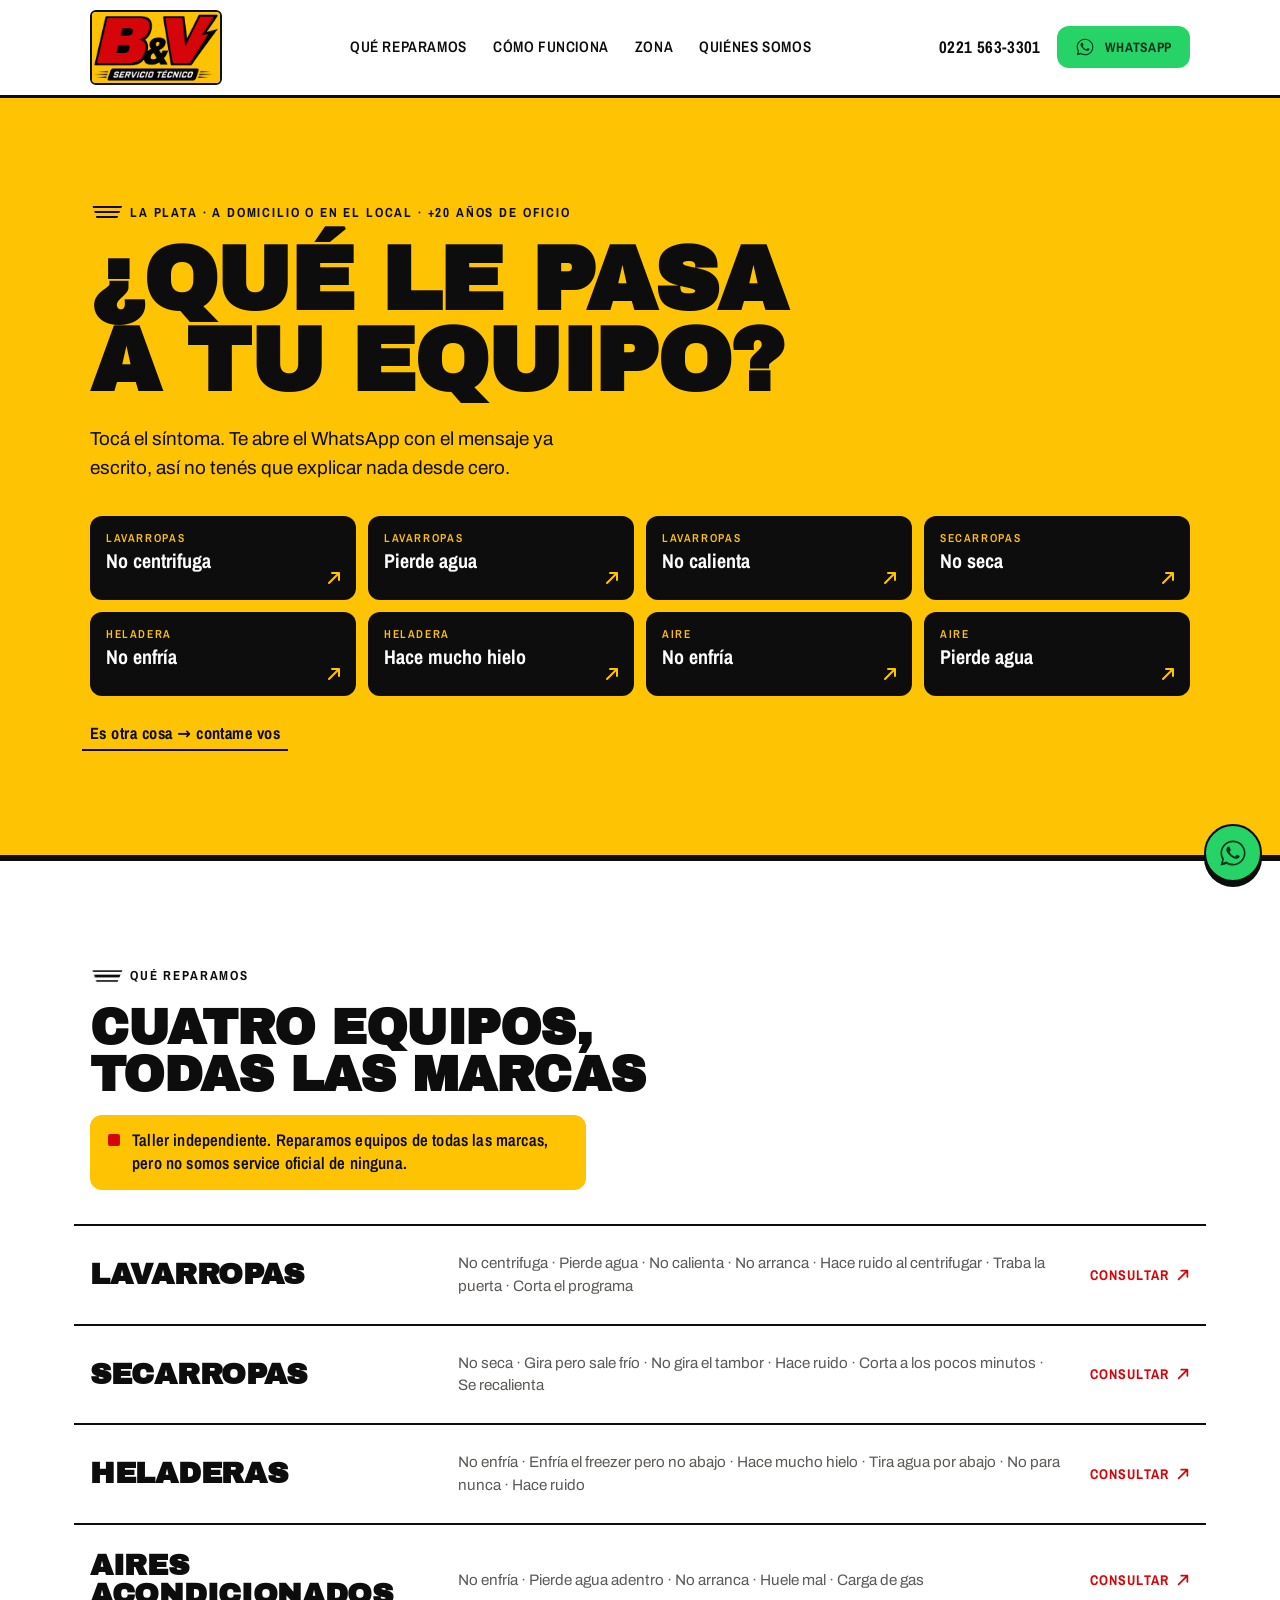
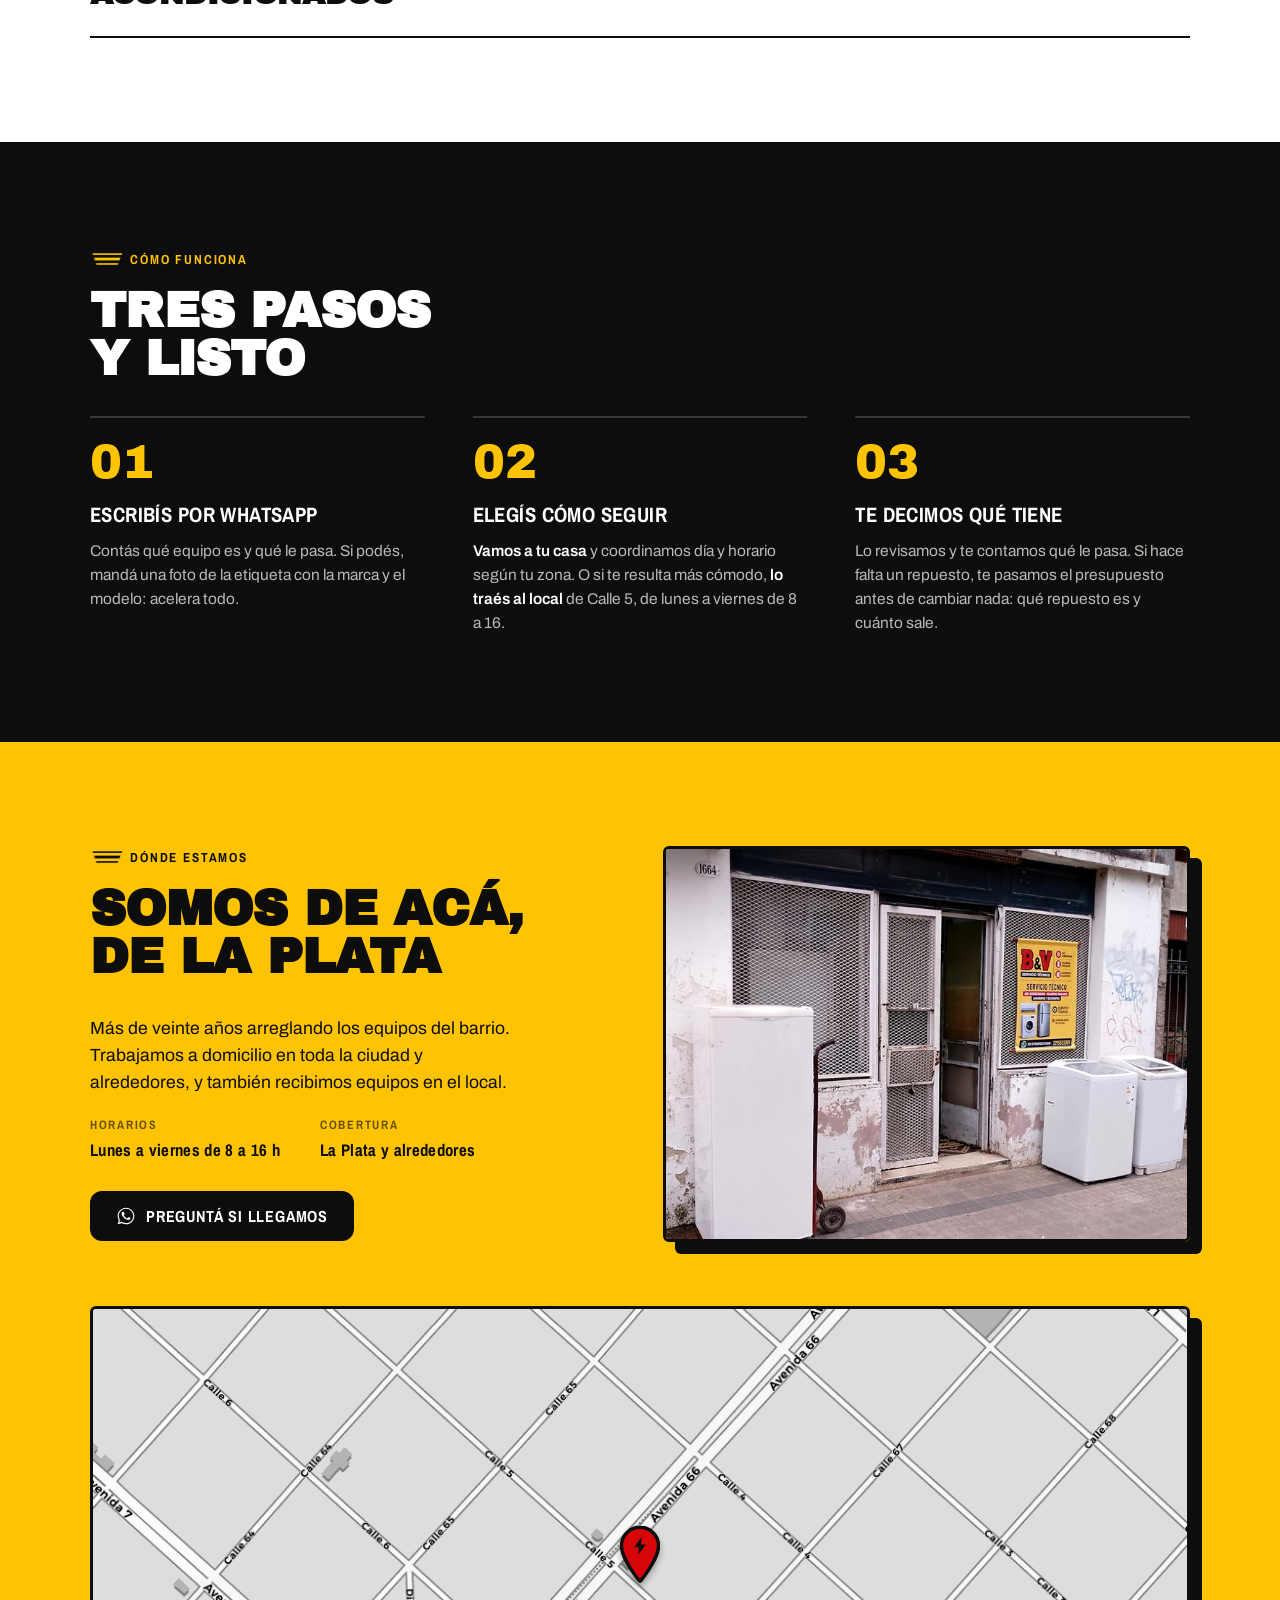
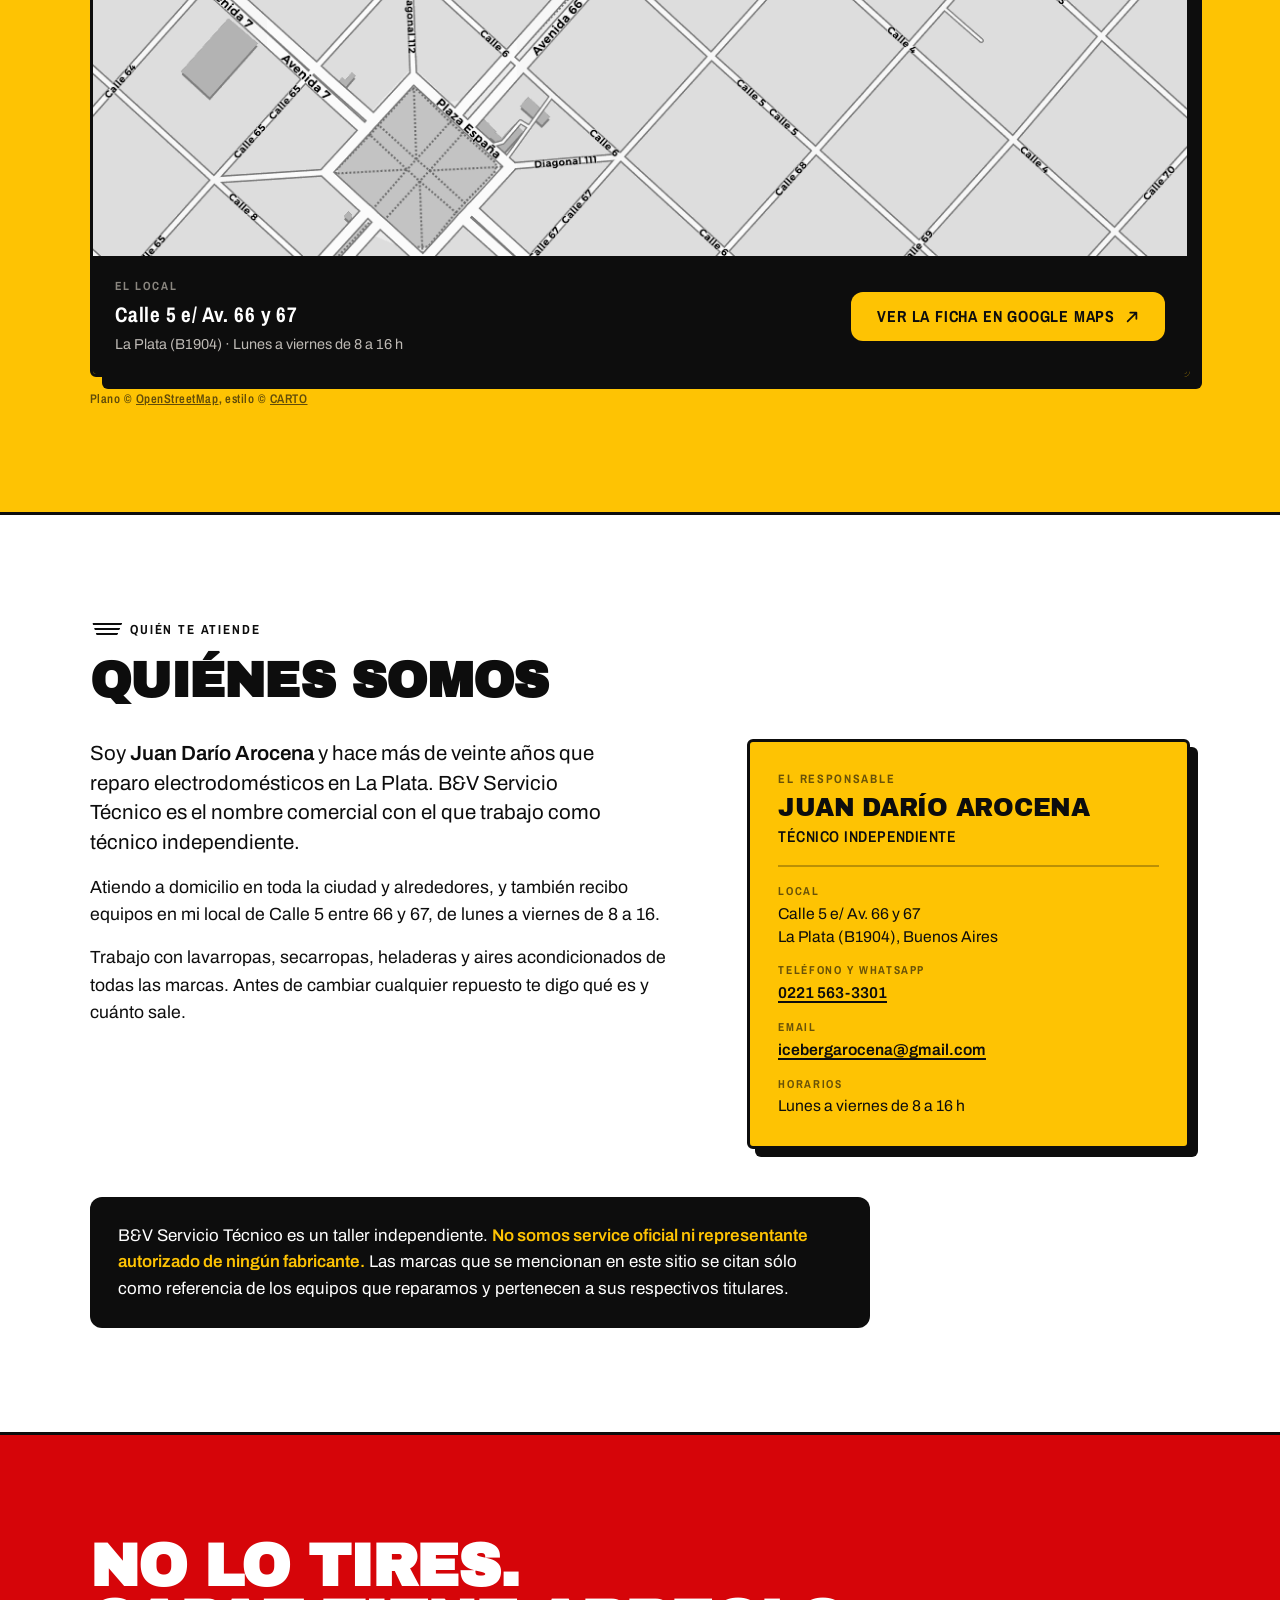
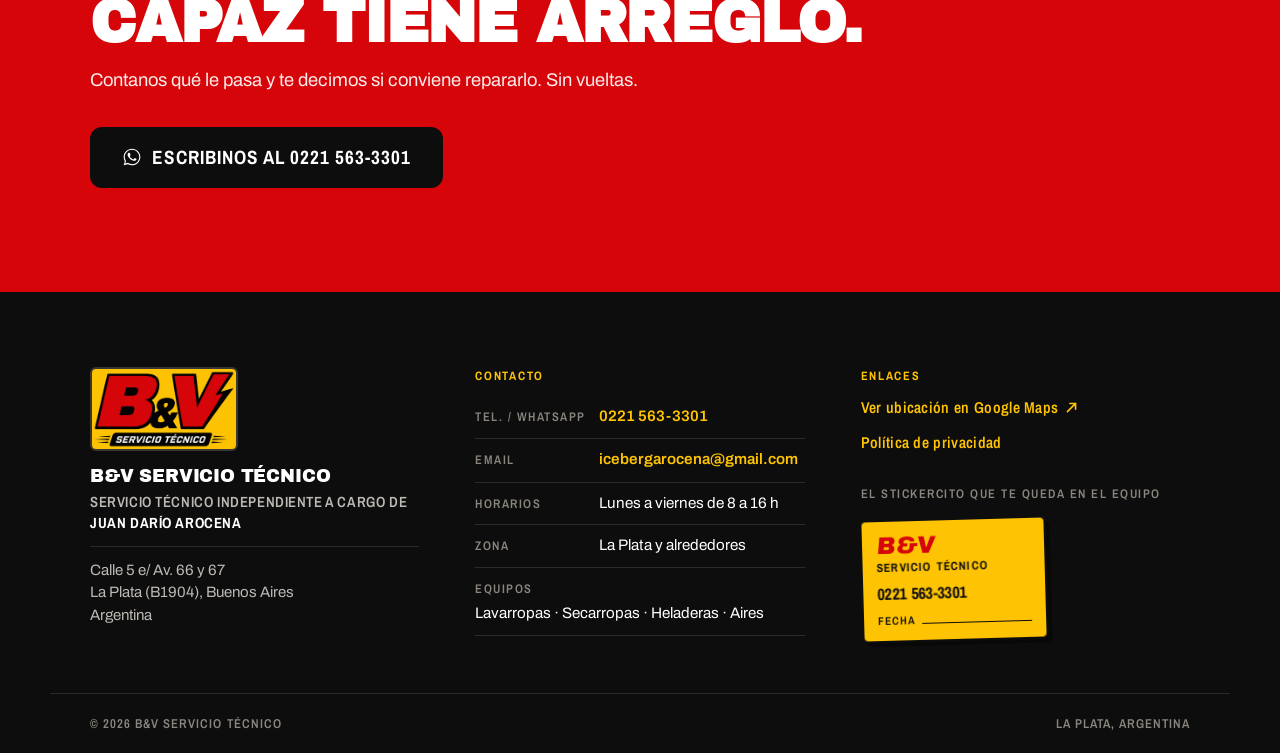
<file: index.html>
<!DOCTYPE html>
<html lang="es-AR">
<head>
<meta charset="UTF-8">
<meta name="viewport" content="width=device-width, initial-scale=1">
<title>B&amp;V Servicio Técnico | Reparación de electrodomésticos en La Plata</title>
<meta name="description" content="Reparación de lavarropas, secarropas, heladeras y aires acondicionados en La Plata. Taller independiente a cargo de Juan Darío Arocena, más de 20 años de oficio. A domicilio o en el local de Calle 5 e/ Av. 66 y 67. Tel. 0221 563-3301.">
<meta name="author" content="Juan Darío Arocena">
<meta name="robots" content="index, follow">
<meta name="theme-color" content="#FEC303">
<link rel="canonical" href="https://byvservicios.com.ar/">

<link rel="icon" type="image/png" sizes="32x32" href="assets/favicon-32.png">
<link rel="apple-touch-icon" href="assets/favicon-180.png">

<!-- Open Graph: la tarjeta que se ve al compartir el link -->
<meta property="og:type" content="website">
<meta property="og:site_name" content="B&amp;V Servicio Técnico">
<meta property="og:locale" content="es_AR">
<meta property="og:url" content="https://byvservicios.com.ar/">
<meta property="og:title" content="B&amp;V Servicio Técnico | Reparación de electrodomésticos en La Plata">
<meta property="og:description" content="Taller independiente a cargo de Juan Darío Arocena. Lavarropas, secarropas, heladeras y aires acondicionados. A domicilio o en el local de Calle 5 e/ Av. 66 y 67, La Plata.">
<meta property="og:image" content="https://byvservicios.com.ar/assets/og.png">
<meta property="og:image:width" content="1200">
<meta property="og:image:height" content="630">
<meta property="og:image:alt" content="B&amp;V Servicio Técnico — reparación de electrodomésticos en La Plata.">
<meta name="twitter:card" content="summary_large_image">

<!-- Tipografías alojadas en este mismo sitio, no en Google Fonts: así ningún
     tercero recibe la IP del visitante. Ver assets/fonts/LICENCIA.txt -->
<link rel="preload" href="assets/fonts/archivo-400-latin.woff2" as="font" type="font/woff2" crossorigin>
<link rel="preload" href="assets/fonts/archivo-black-400-latin.woff2" as="font" type="font/woff2" crossorigin>
<link rel="preload" href="assets/fonts/archivo-narrow-700-latin.woff2" as="font" type="font/woff2" crossorigin>
<link rel="stylesheet" href="css/fuentes.css">
<link rel="stylesheet" href="css/style.css">

<!-- Datos estructurados. El "sameAs" apunta a la ficha verificada del
     perfil de empresa: es lo que conecta este sitio con un negocio real.
     Sin identificadores fiscales ni números de documento, a propósito. -->
<script type="application/ld+json">
{
  "@context": "https://schema.org",
  "@type": "LocalBusiness",
  "@id": "https://byvservicios.com.ar/#negocio",
  "name": "B&V Servicio Técnico",
  "alternateName": "ByV Servicio Técnico",
  "description": "Servicio de reparación de electrodomésticos en La Plata, Buenos Aires. Reparación de lavarropas, secarropas, heladeras y aires acondicionados. Taller independiente a cargo de Juan Darío Arocena, con más de 20 años de oficio. Atención a domicilio en La Plata y alrededores, o recepción de equipos en el local.",
  "url": "https://byvservicios.com.ar/",
  "image": "https://byvservicios.com.ar/assets/og.png",
  "logo": "https://byvservicios.com.ar/assets/logo-bv.png",
  "telephone": "+542215633301",
  "email": "icebergarocena@gmail.com",
  "founder": {
    "@type": "Person",
    "name": "Juan Darío Arocena"
  },
  "address": {
    "@type": "PostalAddress",
    "streetAddress": "C. 5 entre 66 y 67",
    "addressLocality": "La Plata",
    "postalCode": "B1904",
    "addressRegion": "Buenos Aires",
    "addressCountry": "AR"
  },
  "geo": {
    "@type": "GeoCoordinates",
    "latitude": -34.9242872,
    "longitude": -57.9323069
  },
  "hasMap": "https://maps.app.goo.gl/Et3jeVTCn7kxMdse9",
  "sameAs": [
    "https://maps.app.goo.gl/Et3jeVTCn7kxMdse9",
    "https://maps.google.com/?cid=10268076191761806403"
  ],
  "openingHoursSpecification": [
    {
      "@type": "OpeningHoursSpecification",
      "dayOfWeek": ["Monday", "Tuesday", "Wednesday", "Thursday", "Friday"],
      "opens": "08:00",
      "closes": "16:00"
    },
    {
      "@type": "OpeningHoursSpecification",
      "dayOfWeek": ["Saturday", "Sunday"],
      "opens": "00:00",
      "closes": "00:00"
    }
  ],
  "areaServed": {
    "@type": "Place",
    "name": "La Plata y alrededores"
  },
  "hasOfferCatalog": {
    "@type": "OfferCatalog",
    "name": "Servicios de reparación",
    "itemListElement": [
      {
        "@type": "Offer",
        "itemOffered": {
          "@type": "Service",
          "name": "Reparación de lavarropas",
          "serviceType": "Reparación de lavarropas",
          "areaServed": { "@type": "Place", "name": "La Plata y alrededores" }
        }
      },
      {
        "@type": "Offer",
        "itemOffered": {
          "@type": "Service",
          "name": "Reparación de secarropas",
          "serviceType": "Reparación de secarropas",
          "areaServed": { "@type": "Place", "name": "La Plata y alrededores" }
        }
      },
      {
        "@type": "Offer",
        "itemOffered": {
          "@type": "Service",
          "name": "Reparación de heladeras",
          "serviceType": "Reparación de heladeras",
          "areaServed": { "@type": "Place", "name": "La Plata y alrededores" }
        }
      },
      {
        "@type": "Offer",
        "itemOffered": {
          "@type": "Service",
          "name": "Reparación de aires acondicionados",
          "serviceType": "Reparación de aires acondicionados",
          "areaServed": { "@type": "Place", "name": "La Plata y alrededores" }
        }
      }
    ]
  },
  "knowsLanguage": "es-AR"
}
</script>
</head>
<body>

<a href="#contenido" class="skip-link">Saltar al contenido</a>

<header class="site-header">
  <div class="shell header-inner">
    <a href="#top" class="marca" aria-label="B&amp;V Servicio Técnico — inicio">
      <img src="assets/logo-bv.png" width="660" height="366" alt="B&amp;V Servicio Técnico">
    </a>

    <nav class="header-nav" aria-label="Secciones">
      <a href="#reparamos">Qué reparamos</a>
      <a href="#como">Cómo funciona</a>
      <a href="#zona">Zona</a>
      <a href="#quienes">Quiénes somos</a>
    </nav>

    <div class="header-acciones">
      <a href="tel:+542215633301" class="header-tel">0221&nbsp;563-3301</a>
      <a href="https://wa.me/5492215633301?text=Hola%21%20Necesito%20un%20servicio%20t%C3%A9cnico%20en%20La%20Plata." class="btn btn-wsp btn-sm" target="_blank" rel="noopener">
        <svg class="ico-wsp" viewBox="0 0 24 24" fill="currentColor" aria-hidden="true"><path d="M12 2C6.5 2 2 6.5 2 12c0 1.8.5 3.6 1.4 5.1L2 22l5.1-1.3c1.4.8 3.1 1.2 4.9 1.2 5.5 0 10-4.5 10-10S17.5 2 12 2zm0 18.3c-1.6 0-3.2-.4-4.6-1.2l-.3-.2-3.1.8.8-3-.2-.3C3.8 14.9 3.3 13.5 3.3 12c0-4.8 3.9-8.7 8.7-8.7s8.7 3.9 8.7 8.7-3.9 8.7-8.7 8.7z"/><path d="M17.5 14.4c-.3-.1-1.7-.9-2-.9-.3-.1-.5-.1-.7.1-.2.3-.8.9-.9 1.1-.2.2-.3.2-.6.1-.3-.1-1.2-.5-2.3-1.5-.9-.8-1.4-1.7-1.6-2-.2-.3 0-.5.1-.6.1-.1.3-.3.4-.5.1-.2.2-.3.3-.5.1-.2 0-.4 0-.5C10.1 9 9.6 7.8 9.4 7.3c-.2-.5-.4-.4-.6-.4h-.5c-.2 0-.5.1-.7.3-.2.3-.9.9-.9 2.1s.9 2.5 1.1 2.7c.1.2 1.8 2.8 4.4 3.9.6.3 1.1.4 1.5.5.6.2 1.2.2 1.6.1.5-.1 1.7-.7 1.9-1.3.2-.6.2-1.1.2-1.2-.1-.1-.3-.2-.6-.3z"/></svg>
        <span translate="no">WhatsApp</span>
      </a>
    </div>
  </div>
</header>

<a href="https://wa.me/5492215633301?text=Hola%21%20Necesito%20un%20servicio%20t%C3%A9cnico%20en%20La%20Plata." class="wsp-flotante" target="_blank" rel="noopener" aria-label="Escribinos por WhatsApp">
  <svg viewBox="0 0 24 24" fill="currentColor" aria-hidden="true"><path d="M12 2C6.5 2 2 6.5 2 12c0 1.8.5 3.6 1.4 5.1L2 22l5.1-1.3c1.4.8 3.1 1.2 4.9 1.2 5.5 0 10-4.5 10-10S17.5 2 12 2zm0 18.3c-1.6 0-3.2-.4-4.6-1.2l-.3-.2-3.1.8.8-3-.2-.3C3.8 14.9 3.3 13.5 3.3 12c0-4.8 3.9-8.7 8.7-8.7s8.7 3.9 8.7 8.7-3.9 8.7-8.7 8.7z"/><path d="M17.5 14.4c-.3-.1-1.7-.9-2-.9-.3-.1-.5-.1-.7.1-.2.3-.8.9-.9 1.1-.2.2-.3.2-.6.1-.3-.1-1.2-.5-2.3-1.5-.9-.8-1.4-1.7-1.6-2-.2-.3 0-.5.1-.6.1-.1.3-.3.4-.5.1-.2.2-.3.3-.5.1-.2 0-.4 0-.5C10.1 9 9.6 7.8 9.4 7.3c-.2-.5-.4-.4-.6-.4h-.5c-.2 0-.5.1-.7.3-.2.3-.9.9-.9 2.1s.9 2.5 1.1 2.7c.1.2 1.8 2.8 4.4 3.9.6.3 1.1.4 1.5.5.6.2 1.2.2 1.6.1.5-.1 1.7-.7 1.9-1.3.2-.6.2-1.1.2-1.2-.1-.1-.3-.2-.6-.3z"/></svg>
</a>

<main id="contenido">

  <!-- ============ HERO: el selector de síntomas ============ -->
  <section class="banda banda-amarilla hero" id="top">
    <div class="shell">
      <p class="rotulo rotulo-hero">
        <span class="lineas" aria-hidden="true"></span>
        La Plata · A domicilio o en el local · +20 años de oficio
      </p>

      <h1 class="titular-hero">¿Qué le pasa<br>a tu equipo?</h1>

      <p class="bajada-hero">Tocá el síntoma. Te abre el WhatsApp con el mensaje ya escrito, así no tenés que explicar nada desde cero.</p>

      <ul class="sintomas">
        <li>
          <a href="https://wa.me/5492215633301?text=Hola%21%20Te%20escribo%20por%20el%20lavarropas%3A%20no%20centrifuga." target="_blank" rel="noopener">
            <span class="sintoma-equipo">Lavarropas</span>
            <span class="sintoma-falla">No centrifuga</span>
            <svg class="sintoma-flecha" viewBox="0 0 16 16" fill="none" aria-hidden="true"><path d="M3 13 13 3M6 3h7v7" stroke="currentColor" stroke-width="2" stroke-linecap="round" stroke-linejoin="round"/></svg>
          </a>
        </li>
        <li>
          <a href="https://wa.me/5492215633301?text=Hola%21%20Te%20escribo%20por%20el%20lavarropas%3A%20pierde%20agua." target="_blank" rel="noopener">
            <span class="sintoma-equipo">Lavarropas</span>
            <span class="sintoma-falla">Pierde agua</span>
            <svg class="sintoma-flecha" viewBox="0 0 16 16" fill="none" aria-hidden="true"><path d="M3 13 13 3M6 3h7v7" stroke="currentColor" stroke-width="2" stroke-linecap="round" stroke-linejoin="round"/></svg>
          </a>
        </li>
        <li>
          <a href="https://wa.me/5492215633301?text=Hola%21%20Te%20escribo%20por%20el%20lavarropas%3A%20no%20calienta%20el%20agua." target="_blank" rel="noopener">
            <span class="sintoma-equipo">Lavarropas</span>
            <span class="sintoma-falla">No calienta</span>
            <svg class="sintoma-flecha" viewBox="0 0 16 16" fill="none" aria-hidden="true"><path d="M3 13 13 3M6 3h7v7" stroke="currentColor" stroke-width="2" stroke-linecap="round" stroke-linejoin="round"/></svg>
          </a>
        </li>
        <li>
          <a href="https://wa.me/5492215633301?text=Hola%21%20Te%20escribo%20por%20el%20secarropas%3A%20no%20seca." target="_blank" rel="noopener">
            <span class="sintoma-equipo">Secarropas</span>
            <span class="sintoma-falla">No seca</span>
            <svg class="sintoma-flecha" viewBox="0 0 16 16" fill="none" aria-hidden="true"><path d="M3 13 13 3M6 3h7v7" stroke="currentColor" stroke-width="2" stroke-linecap="round" stroke-linejoin="round"/></svg>
          </a>
        </li>
        <li>
          <a href="https://wa.me/5492215633301?text=Hola%21%20Te%20escribo%20por%20la%20heladera%3A%20no%20enfr%C3%ADa." target="_blank" rel="noopener">
            <span class="sintoma-equipo">Heladera</span>
            <span class="sintoma-falla">No enfría</span>
            <svg class="sintoma-flecha" viewBox="0 0 16 16" fill="none" aria-hidden="true"><path d="M3 13 13 3M6 3h7v7" stroke="currentColor" stroke-width="2" stroke-linecap="round" stroke-linejoin="round"/></svg>
          </a>
        </li>
        <li>
          <a href="https://wa.me/5492215633301?text=Hola%21%20Te%20escribo%20por%20la%20heladera%3A%20hace%20mucho%20hielo." target="_blank" rel="noopener">
            <span class="sintoma-equipo">Heladera</span>
            <span class="sintoma-falla">Hace mucho hielo</span>
            <svg class="sintoma-flecha" viewBox="0 0 16 16" fill="none" aria-hidden="true"><path d="M3 13 13 3M6 3h7v7" stroke="currentColor" stroke-width="2" stroke-linecap="round" stroke-linejoin="round"/></svg>
          </a>
        </li>
        <li>
          <a href="https://wa.me/5492215633301?text=Hola%21%20Te%20escribo%20por%20el%20aire%20acondicionado%3A%20no%20enfr%C3%ADa." target="_blank" rel="noopener">
            <span class="sintoma-equipo">Aire</span>
            <span class="sintoma-falla">No enfría</span>
            <svg class="sintoma-flecha" viewBox="0 0 16 16" fill="none" aria-hidden="true"><path d="M3 13 13 3M6 3h7v7" stroke="currentColor" stroke-width="2" stroke-linecap="round" stroke-linejoin="round"/></svg>
          </a>
        </li>
        <li>
          <a href="https://wa.me/5492215633301?text=Hola%21%20Te%20escribo%20por%20el%20aire%20acondicionado%3A%20pierde%20agua." target="_blank" rel="noopener">
            <span class="sintoma-equipo">Aire</span>
            <span class="sintoma-falla">Pierde agua</span>
            <svg class="sintoma-flecha" viewBox="0 0 16 16" fill="none" aria-hidden="true"><path d="M3 13 13 3M6 3h7v7" stroke="currentColor" stroke-width="2" stroke-linecap="round" stroke-linejoin="round"/></svg>
          </a>
        </li>
      </ul>

      <p class="sintomas-otro">
        <a href="https://wa.me/5492215633301?text=Hola%21%20Tengo%20un%20problema%20con%20un%20electrodom%C3%A9stico%20y%20quiero%20consultar." target="_blank" rel="noopener">Es otra cosa → contame vos</a>
      </p>
    </div>
  </section>

  <!-- ============ QUÉ REPARAMOS ============ -->
  <section class="banda banda-blanca" id="reparamos">
    <div class="shell">
      <p class="rotulo"><span class="lineas" aria-hidden="true"></span> Qué reparamos</p>
      <h2 class="titular-seccion titular-con-nota">Cuatro equipos,<br>todas las marcas</h2>

      <p class="nota-independiente">
        <span class="nota-marca" aria-hidden="true"></span>
        Taller independiente. Reparamos equipos de todas las marcas, pero no somos service oficial de ninguna.
      </p>

      <div class="equipos">
        <a class="equipo" href="https://wa.me/5492215633301?text=Hola%21%20Te%20escribo%20por%20el%20lavarropas." target="_blank" rel="noopener">
          <h3>Lavarropas</h3>
          <p class="equipo-fallas">No centrifuga · Pierde agua · No calienta · No arranca · Hace ruido al centrifugar · Traba la puerta · Corta el programa</p>
          <span class="equipo-cta">Consultar <svg viewBox="0 0 16 16" fill="none" aria-hidden="true"><path d="M3 13 13 3M6 3h7v7" stroke="currentColor" stroke-width="2" stroke-linecap="round" stroke-linejoin="round"/></svg></span>
        </a>

        <a class="equipo" href="https://wa.me/5492215633301?text=Hola%21%20Te%20escribo%20por%20el%20secarropas." target="_blank" rel="noopener">
          <h3>Secarropas</h3>
          <p class="equipo-fallas">No seca · Gira pero sale frío · No gira el tambor · Hace ruido · Corta a los pocos minutos · Se recalienta</p>
          <span class="equipo-cta">Consultar <svg viewBox="0 0 16 16" fill="none" aria-hidden="true"><path d="M3 13 13 3M6 3h7v7" stroke="currentColor" stroke-width="2" stroke-linecap="round" stroke-linejoin="round"/></svg></span>
        </a>

        <a class="equipo" href="https://wa.me/5492215633301?text=Hola%21%20Te%20escribo%20por%20la%20heladera." target="_blank" rel="noopener">
          <h3>Heladeras</h3>
          <p class="equipo-fallas">No enfría · Enfría el freezer pero no abajo · Hace mucho hielo · Tira agua por abajo · No para nunca · Hace ruido</p>
          <span class="equipo-cta">Consultar <svg viewBox="0 0 16 16" fill="none" aria-hidden="true"><path d="M3 13 13 3M6 3h7v7" stroke="currentColor" stroke-width="2" stroke-linecap="round" stroke-linejoin="round"/></svg></span>
        </a>

        <a class="equipo" href="https://wa.me/5492215633301?text=Hola%21%20Te%20escribo%20por%20el%20aire%20acondicionado." target="_blank" rel="noopener">
          <h3>Aires acondicionados</h3>
          <p class="equipo-fallas">No enfría · Pierde agua adentro · No arranca · Huele mal · Carga de gas</p>
          <span class="equipo-cta">Consultar <svg viewBox="0 0 16 16" fill="none" aria-hidden="true"><path d="M3 13 13 3M6 3h7v7" stroke="currentColor" stroke-width="2" stroke-linecap="round" stroke-linejoin="round"/></svg></span>
        </a>
      </div>
    </div>
  </section>

  <!-- ============ CÓMO FUNCIONA (secuencia real → va numerada) ============ -->
  <section class="banda banda-negra" id="como">
    <div class="shell">
      <p class="rotulo rotulo-claro"><span class="lineas" aria-hidden="true"></span> Cómo funciona</p>
      <h2 class="titular-seccion titular-claro">Tres pasos<br>y listo</h2>

      <ol class="pasos">
        <li>
          <span class="paso-n" aria-hidden="true">01</span>
          <h3>Escribís por WhatsApp</h3>
          <p>Contás qué equipo es y qué le pasa. Si podés, mandá una foto de la etiqueta con la marca y el modelo: acelera todo.</p>
        </li>
        <li>
          <span class="paso-n" aria-hidden="true">02</span>
          <h3>Elegís cómo seguir</h3>
          <p><strong>Vamos a tu casa</strong> y coordinamos día y horario según tu zona. O si te resulta más cómodo, <strong>lo traés al local</strong> de Calle 5, de lunes a viernes de 8 a 16.</p>
        </li>
        <li>
          <span class="paso-n" aria-hidden="true">03</span>
          <h3>Te decimos qué tiene</h3>
          <p>Lo revisamos y te contamos qué le pasa. Si hace falta un repuesto, te pasamos el presupuesto antes de cambiar nada: qué repuesto es y cuánto sale.</p>
        </li>
      </ol>
    </div>
  </section>

  <!-- ============ EL LOCAL + ZONA ============ -->
  <section class="banda banda-amarilla" id="zona">
    <div class="shell">
     <div class="zona-inner">
      <div class="zona-texto">
        <p class="rotulo"><span class="lineas" aria-hidden="true"></span> Dónde estamos</p>
        <h2 class="titular-seccion">Somos de acá,<br>de La Plata</h2>
        <p class="zona-bajada">Más de veinte años arreglando los equipos del barrio. Trabajamos a domicilio en toda la ciudad y alrededores, y también recibimos equipos en el local.</p>

        <dl class="zona-datos">
          <div>
            <dt>Horarios</dt>
            <dd>Lunes a viernes de 8 a 16&nbsp;h</dd>
          </div>
          <div>
            <dt>Cobertura</dt>
            <dd>La Plata y alrededores</dd>
          </div>
        </dl>

        <a href="https://wa.me/5492215633301?text=Hola%21%20Quer%C3%ADa%20saber%20si%20llegan%20a%20mi%20zona." class="btn btn-negro" target="_blank" rel="noopener">
          <svg class="ico-wsp" viewBox="0 0 24 24" fill="currentColor" aria-hidden="true"><path d="M12 2C6.5 2 2 6.5 2 12c0 1.8.5 3.6 1.4 5.1L2 22l5.1-1.3c1.4.8 3.1 1.2 4.9 1.2 5.5 0 10-4.5 10-10S17.5 2 12 2zm0 18.3c-1.6 0-3.2-.4-4.6-1.2l-.3-.2-3.1.8.8-3-.2-.3C3.8 14.9 3.3 13.5 3.3 12c0-4.8 3.9-8.7 8.7-8.7s8.7 3.9 8.7 8.7-3.9 8.7-8.7 8.7z"/><path d="M17.5 14.4c-.3-.1-1.7-.9-2-.9-.3-.1-.5-.1-.7.1-.2.3-.8.9-.9 1.1-.2.2-.3.2-.6.1-.3-.1-1.2-.5-2.3-1.5-.9-.8-1.4-1.7-1.6-2-.2-.3 0-.5.1-.6.1-.1.3-.3.4-.5.1-.2.2-.3.3-.5.1-.2 0-.4 0-.5C10.1 9 9.6 7.8 9.4 7.3c-.2-.5-.4-.4-.6-.4h-.5c-.2 0-.5.1-.7.3-.2.3-.9.9-.9 2.1s.9 2.5 1.1 2.7c.1.2 1.8 2.8 4.4 3.9.6.3 1.1.4 1.5.5.6.2 1.2.2 1.6.1.5-.1 1.7-.7 1.9-1.3.2-.6.2-1.1.2-1.2-.1-.1-.3-.2-.6-.3z"/></svg>
          Preguntá si llegamos
        </a>
      </div>

      <figure class="zona-foto">
        <img src="assets/local.jpg"
             srcset="assets/local-720.jpg 720w, assets/local.jpg 1400w"
             sizes="(max-width: 900px) 100vw, 560px"
             width="1400" height="1050" loading="lazy" decoding="async"
             alt="Frente del local de B&amp;V Servicio Técnico en La Plata: el cartel de la marca sobre la reja, el numeral 1664 sobre la puerta, y equipos en la vereda esperando reparación.">
      </figure>
     </div>

      <!-- Mapa estático: imagen generada localmente, cero pedidos a terceros -->
      <figure class="mapa">
        <div class="mapa-lienzo">
          <img src="assets/mapa.png"
               srcset="assets/mapa-560.png 560w, assets/mapa.png 1120w"
               sizes="(max-width: 900px) 100vw, 1100px"
               width="1120" height="560" loading="lazy" decoding="async"
               alt="Plano de la zona: el local está sobre Calle 5, entre Avenida 66 y Calle 67, La Plata.">

          <span class="mapa-pin" aria-hidden="true">
            <svg viewBox="0 0 28 40" fill="none">
              <path d="M14 1C6.8 1 1 6.8 1 14c0 9.5 13 25 13 25s13-15.5 13-25c0-7.2-5.8-13-13-13z"
                    fill="#D60509" stroke="#0D0D0D" stroke-width="2.4" stroke-linejoin="round"/>
              <!-- el rayo del logotipo, adentro del pin -->
              <path d="M13 2 4.5 13.5H10L9 22l8.5-11.5H12z"
                    transform="translate(7.07 6.44) scale(0.63)" fill="#0D0D0D"/>
            </svg>
          </span>
        </div>

        <figcaption class="mapa-ficha">
          <div class="mapa-dir">
            <span class="mapa-rot">El local</span>
            <strong>Calle 5 e/ Av.&nbsp;66 y 67</strong>
            <span class="mapa-detalle">La Plata (B1904) · Lunes a viernes de 8 a 16&nbsp;h</span>
          </div>
          <!-- CID de la ficha del perfil de empresa: abre la ficha real, con
               reseñas y horarios, no un pin suelto en las coordenadas -->
          <a class="btn btn-amarillo" href="https://maps.google.com/?cid=10268076191761806403" target="_blank" rel="noopener">
            Ver la ficha en Google Maps
            <svg viewBox="0 0 16 16" fill="none" aria-hidden="true"><path d="M3 13 13 3M6 3h7v7" stroke="currentColor" stroke-width="2" stroke-linecap="round" stroke-linejoin="round"/></svg>
          </a>
        </figcaption>
      </figure>

      <p class="mapa-credito">
        Plano © <a href="https://www.openstreetmap.org/copyright" target="_blank" rel="noopener">OpenStreetMap</a>,
        estilo © <a href="https://carto.com/attributions" target="_blank" rel="noopener">CARTO</a>
      </p>
    </div>
  </section>

  <!-- ============ QUIÉNES SOMOS ============ -->
  <section class="banda banda-blanca" id="quienes">
    <div class="shell">
      <p class="rotulo"><span class="lineas" aria-hidden="true"></span> Quién te atiende</p>
      <h2 class="titular-seccion">Quiénes somos</h2>

      <div class="quienes-inner">
        <div class="quienes-texto">
          <p class="quienes-primero">Soy <strong>Juan Darío Arocena</strong> y hace más de veinte años que reparo electrodomésticos en La Plata. B&amp;V Servicio Técnico es el nombre comercial con el que trabajo como técnico independiente.</p>

          <p>Atiendo a domicilio en toda la ciudad y alrededores, y también recibo equipos en mi local de Calle 5 entre 66 y 67, de lunes a viernes de 8 a 16.</p>

          <p>Trabajo con lavarropas, secarropas, heladeras y aires acondicionados de todas las marcas. Antes de cambiar cualquier repuesto te digo qué es y cuánto sale.</p>
        </div>

        <aside class="quienes-ficha">
          <p class="quienes-rot">El responsable</p>
          <p class="quienes-nombre">Juan Darío Arocena</p>
          <p class="quienes-cargo">Técnico independiente</p>

          <dl class="quienes-datos">
            <div>
              <dt>Local</dt>
              <dd>Calle 5 e/ Av.&nbsp;66 y 67<br>La Plata (B1904), Buenos Aires</dd>
            </div>
            <div>
              <dt>Teléfono y WhatsApp</dt>
              <dd><a href="tel:+542215633301">0221&nbsp;563-3301</a></dd>
            </div>
            <div>
              <dt>Email</dt>
              <dd><a href="mailto:icebergarocena@gmail.com">icebergarocena@gmail.com</a></dd>
            </div>
            <div>
              <dt>Horarios</dt>
              <dd>Lunes a viernes de 8 a 16&nbsp;h</dd>
            </div>
          </dl>
        </aside>
      </div>

      <!-- Requisito de la política de Google sobre marcas de terceros.
           Va visible y legible, no en letra chica. -->
      <p class="aviso-marcas">
        B&amp;V Servicio Técnico es un taller independiente. <strong>No somos service oficial ni representante autorizado de ningún fabricante.</strong> Las marcas que se mencionan en este sitio se citan sólo como referencia de los equipos que reparamos y pertenecen a sus respectivos titulares.
      </p>
    </div>
  </section>

  <!-- ============ CTA FINAL ============ -->
  <section class="banda banda-roja cta">
    <div class="shell">
      <h2 class="titular-cta">No lo tires.<br>Capaz tiene arreglo.</h2>
      <p class="cta-bajada">Contanos qué le pasa y te decimos si conviene repararlo. Sin vueltas.</p>
      <a href="https://wa.me/5492215633301?text=Hola%21%20Necesito%20un%20servicio%20t%C3%A9cnico%20en%20La%20Plata." class="btn btn-negro btn-lg" target="_blank" rel="noopener">
        <svg class="ico-wsp" viewBox="0 0 24 24" fill="currentColor" aria-hidden="true"><path d="M12 2C6.5 2 2 6.5 2 12c0 1.8.5 3.6 1.4 5.1L2 22l5.1-1.3c1.4.8 3.1 1.2 4.9 1.2 5.5 0 10-4.5 10-10S17.5 2 12 2zm0 18.3c-1.6 0-3.2-.4-4.6-1.2l-.3-.2-3.1.8.8-3-.2-.3C3.8 14.9 3.3 13.5 3.3 12c0-4.8 3.9-8.7 8.7-8.7s8.7 3.9 8.7 8.7-3.9 8.7-8.7 8.7z"/><path d="M17.5 14.4c-.3-.1-1.7-.9-2-.9-.3-.1-.5-.1-.7.1-.2.3-.8.9-.9 1.1-.2.2-.3.2-.6.1-.3-.1-1.2-.5-2.3-1.5-.9-.8-1.4-1.7-1.6-2-.2-.3 0-.5.1-.6.1-.1.3-.3.4-.5.1-.2.2-.3.3-.5.1-.2 0-.4 0-.5C10.1 9 9.6 7.8 9.4 7.3c-.2-.5-.4-.4-.6-.4h-.5c-.2 0-.5.1-.7.3-.2.3-.9.9-.9 2.1s.9 2.5 1.1 2.7c.1.2 1.8 2.8 4.4 3.9.6.3 1.1.4 1.5.5.6.2 1.2.2 1.6.1.5-.1 1.7-.7 1.9-1.3.2-.6.2-1.1.2-1.2-.1-.1-.3-.2-.6-.3z"/></svg>
        Escribinos al 0221&nbsp;563-3301
      </a>
    </div>
  </section>
</main>

<footer class="site-footer">
  <div class="shell footer-inner">
    <!-- Identificación del responsable: es lo que permite verificar que
         detrás del sitio hay una persona y un negocio reales. -->
    <div class="footer-marca">
      <img src="assets/logo-bv.png" width="660" height="366" loading="lazy" decoding="async" alt="B&amp;V Servicio Técnico">
      <p class="footer-razon">B&amp;V Servicio Técnico</p>
      <p class="footer-oficio">Servicio técnico independiente a cargo de<br><strong>Juan Darío Arocena</strong></p>
      <address class="footer-domicilio">
        Calle 5 e/ Av.&nbsp;66 y 67<br>
        La Plata (B1904), Buenos Aires<br>
        Argentina
      </address>
    </div>

    <div class="footer-datos">
      <p class="footer-rot">Contacto</p>
      <p class="footer-fila"><span>Tel. / WhatsApp</span> <a href="tel:+542215633301">0221&nbsp;563-3301</a></p>
      <p class="footer-fila"><span>Email</span> <a href="mailto:icebergarocena@gmail.com">icebergarocena@gmail.com</a></p>
      <p class="footer-fila"><span>Horarios</span> Lunes a viernes de 8 a 16&nbsp;h</p>
      <p class="footer-fila"><span>Zona</span> La Plata y alrededores</p>
      <p class="footer-fila"><span>Equipos</span> Lavarropas · Secarropas · Heladeras · Aires</p>
    </div>

    <div class="footer-enlaces">
      <p class="footer-rot">Enlaces</p>
      <ul class="footer-lista">
        <li>
          <a href="https://maps.app.goo.gl/Et3jeVTCn7kxMdse9" target="_blank" rel="noopener">
            Ver ubicación en Google Maps
            <svg viewBox="0 0 16 16" fill="none" aria-hidden="true"><path d="M3 13 13 3M6 3h7v7" stroke="currentColor" stroke-width="2" stroke-linecap="round" stroke-linejoin="round"/></svg>
          </a>
        </li>
        <li><a href="/privacidad/">Política de privacidad</a></li>
      </ul>

      <!-- El stickercito que queda pegado en el equipo reparado -->
      <p class="sticker-pie">El stickercito que te queda en el equipo</p>
      <div class="sticker" aria-hidden="true">
        <span class="sticker-marca" translate="no">B&amp;V</span>
        <span class="sticker-linea">Servicio Técnico</span>
        <span class="sticker-tel">0221 563-3301</span>
        <span class="sticker-fecha">Fecha <i></i></span>
      </div>
    </div>
  </div>

  <div class="shell footer-legal">
    <p>© <span id="anio">2026</span> B&amp;V Servicio Técnico</p>
    <p>La Plata, Argentina</p>
  </div>
</footer>

<script src="js/script.js"></script>
</body>
</html>
</file>
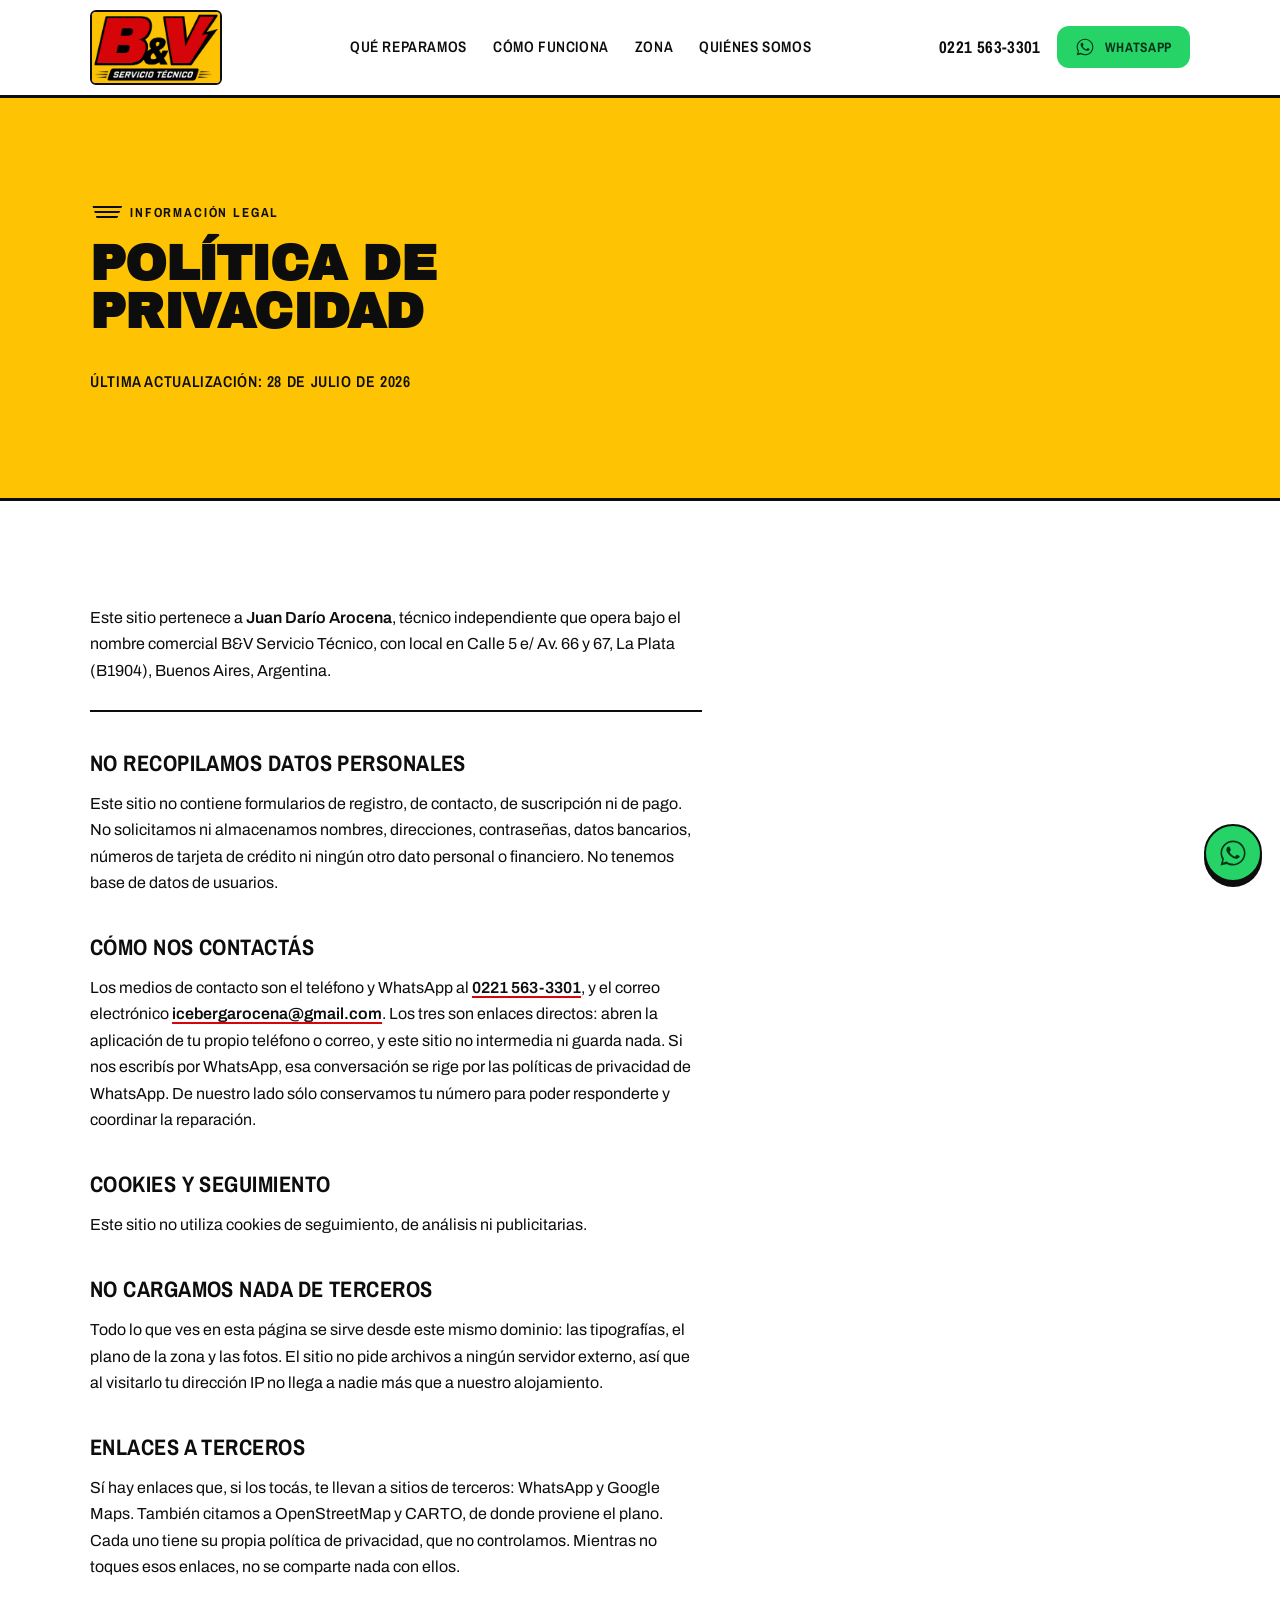
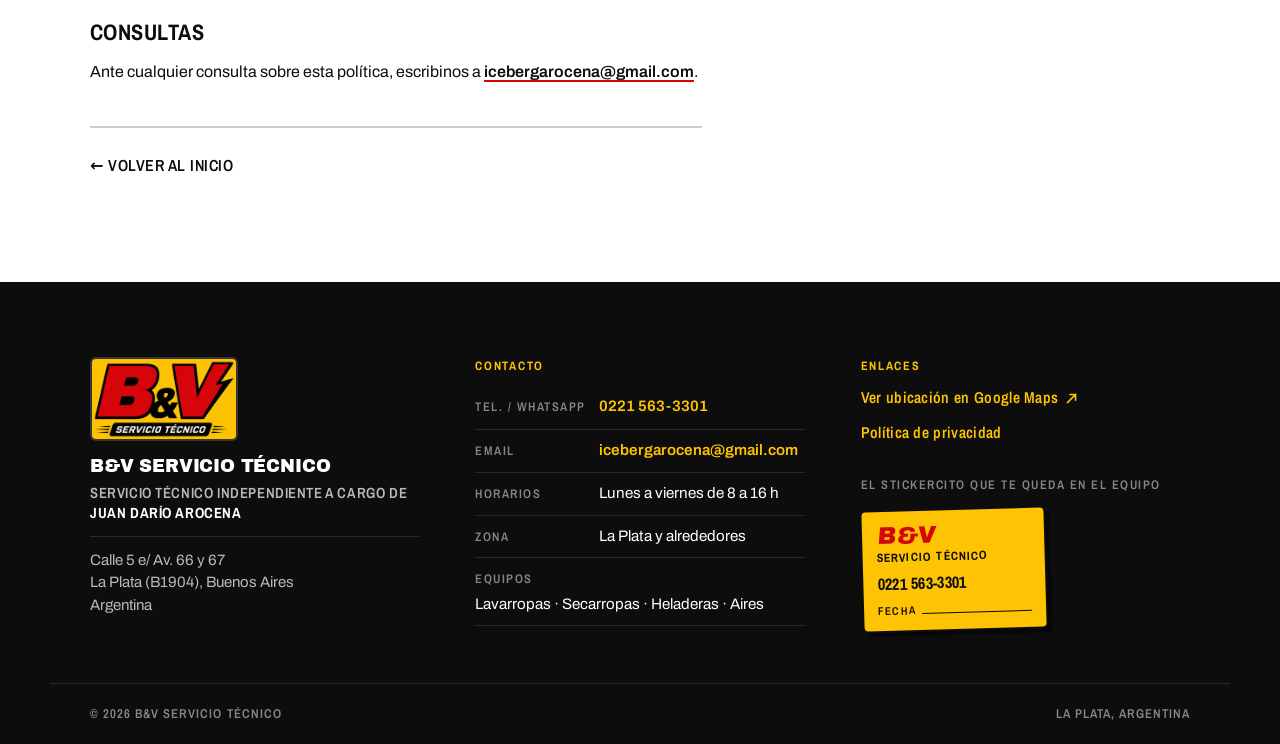
<file: privacidad/index.html>
<!DOCTYPE html>
<html lang="es-AR">
<head>
<meta charset="UTF-8">
<meta name="viewport" content="width=device-width, initial-scale=1">
<title>Política de privacidad | B&amp;V Servicio Técnico</title>
<meta name="description" content="Política de privacidad de B&amp;V Servicio Técnico, taller independiente de Juan Darío Arocena en La Plata. Este sitio no tiene formularios y no recopila datos personales.">
<meta name="author" content="Juan Darío Arocena">
<meta name="robots" content="index, follow">
<meta name="theme-color" content="#FEC303">
<link rel="canonical" href="https://byvservicios.com.ar/privacidad/">

<link rel="icon" type="image/png" sizes="32x32" href="/assets/favicon-32.png">
<link rel="apple-touch-icon" href="/assets/favicon-180.png">

<meta property="og:type" content="website">
<meta property="og:site_name" content="B&amp;V Servicio Técnico">
<meta property="og:locale" content="es_AR">
<meta property="og:url" content="https://byvservicios.com.ar/privacidad/">
<meta property="og:title" content="Política de privacidad | B&amp;V Servicio Técnico">
<meta property="og:description" content="Este sitio no tiene formularios y no recopila datos personales. Taller independiente de Juan Darío Arocena en La Plata.">
<meta property="og:image" content="https://byvservicios.com.ar/assets/og.png">
<meta property="og:image:width" content="1200">
<meta property="og:image:height" content="630">
<meta name="twitter:card" content="summary_large_image">

<!-- Tipografías alojadas en este mismo sitio, no en Google Fonts -->
<link rel="preload" href="/assets/fonts/archivo-400-latin.woff2" as="font" type="font/woff2" crossorigin>
<link rel="preload" href="/assets/fonts/archivo-black-400-latin.woff2" as="font" type="font/woff2" crossorigin>
<link rel="stylesheet" href="/css/fuentes.css">
<link rel="stylesheet" href="/css/style.css">
</head>
<body>

<a href="#contenido" class="skip-link">Saltar al contenido</a>

<header class="site-header">
  <div class="shell header-inner">
    <a href="/" class="marca" aria-label="B&amp;V Servicio Técnico — inicio">
      <img src="/assets/logo-bv.png" width="660" height="366" alt="B&amp;V Servicio Técnico">
    </a>

    <nav class="header-nav" aria-label="Secciones">
      <a href="/#reparamos">Qué reparamos</a>
      <a href="/#como">Cómo funciona</a>
      <a href="/#zona">Zona</a>
      <a href="/#quienes">Quiénes somos</a>
    </nav>

    <div class="header-acciones">
      <a href="tel:+542215633301" class="header-tel">0221&nbsp;563-3301</a>
      <a href="https://wa.me/5492215633301?text=Hola%21%20Necesito%20un%20servicio%20t%C3%A9cnico%20en%20La%20Plata." class="btn btn-wsp btn-sm" target="_blank" rel="noopener">
        <svg class="ico-wsp" viewBox="0 0 24 24" fill="currentColor" aria-hidden="true"><path d="M12 2C6.5 2 2 6.5 2 12c0 1.8.5 3.6 1.4 5.1L2 22l5.1-1.3c1.4.8 3.1 1.2 4.9 1.2 5.5 0 10-4.5 10-10S17.5 2 12 2zm0 18.3c-1.6 0-3.2-.4-4.6-1.2l-.3-.2-3.1.8.8-3-.2-.3C3.8 14.9 3.3 13.5 3.3 12c0-4.8 3.9-8.7 8.7-8.7s8.7 3.9 8.7 8.7-3.9 8.7-8.7 8.7z"/><path d="M17.5 14.4c-.3-.1-1.7-.9-2-.9-.3-.1-.5-.1-.7.1-.2.3-.8.9-.9 1.1-.2.2-.3.2-.6.1-.3-.1-1.2-.5-2.3-1.5-.9-.8-1.4-1.7-1.6-2-.2-.3 0-.5.1-.6.1-.1.3-.3.4-.5.1-.2.2-.3.3-.5.1-.2 0-.4 0-.5C10.1 9 9.6 7.8 9.4 7.3c-.2-.5-.4-.4-.6-.4h-.5c-.2 0-.5.1-.7.3-.2.3-.9.9-.9 2.1s.9 2.5 1.1 2.7c.1.2 1.8 2.8 4.4 3.9.6.3 1.1.4 1.5.5.6.2 1.2.2 1.6.1.5-.1 1.7-.7 1.9-1.3.2-.6.2-1.1.2-1.2-.1-.1-.3-.2-.6-.3z"/></svg>
        <span translate="no">WhatsApp</span>
      </a>
    </div>
  </div>
</header>

<a href="https://wa.me/5492215633301?text=Hola%21%20Necesito%20un%20servicio%20t%C3%A9cnico%20en%20La%20Plata." class="wsp-flotante" target="_blank" rel="noopener" aria-label="Escribinos por WhatsApp">
  <svg viewBox="0 0 24 24" fill="currentColor" aria-hidden="true"><path d="M12 2C6.5 2 2 6.5 2 12c0 1.8.5 3.6 1.4 5.1L2 22l5.1-1.3c1.4.8 3.1 1.2 4.9 1.2 5.5 0 10-4.5 10-10S17.5 2 12 2zm0 18.3c-1.6 0-3.2-.4-4.6-1.2l-.3-.2-3.1.8.8-3-.2-.3C3.8 14.9 3.3 13.5 3.3 12c0-4.8 3.9-8.7 8.7-8.7s8.7 3.9 8.7 8.7-3.9 8.7-8.7 8.7z"/><path d="M17.5 14.4c-.3-.1-1.7-.9-2-.9-.3-.1-.5-.1-.7.1-.2.3-.8.9-.9 1.1-.2.2-.3.2-.6.1-.3-.1-1.2-.5-2.3-1.5-.9-.8-1.4-1.7-1.6-2-.2-.3 0-.5.1-.6.1-.1.3-.3.4-.5.1-.2.2-.3.3-.5.1-.2 0-.4 0-.5C10.1 9 9.6 7.8 9.4 7.3c-.2-.5-.4-.4-.6-.4h-.5c-.2 0-.5.1-.7.3-.2.3-.9.9-.9 2.1s.9 2.5 1.1 2.7c.1.2 1.8 2.8 4.4 3.9.6.3 1.1.4 1.5.5.6.2 1.2.2 1.6.1.5-.1 1.7-.7 1.9-1.3.2-.6.2-1.1.2-1.2-.1-.1-.3-.2-.6-.3z"/></svg>
</a>

<main id="contenido">
  <section class="banda banda-amarilla">
    <div class="shell">
      <p class="rotulo"><span class="lineas" aria-hidden="true"></span> Información legal</p>
      <h1 class="titular-seccion">Política de<br>privacidad</h1>
      <p class="legal-fecha">Última actualización: 28 de julio de 2026</p>
    </div>
  </section>

  <section class="banda banda-blanca">
    <div class="shell">
      <div class="legal">
        <p class="legal-intro">Este sitio pertenece a <strong>Juan Darío Arocena</strong>, técnico independiente que opera bajo el nombre comercial B&amp;V Servicio Técnico, con local en Calle 5 e/ Av.&nbsp;66 y 67, La Plata (B1904), Buenos Aires, Argentina.</p>

        <h2>No recopilamos datos personales</h2>
        <p>Este sitio no contiene formularios de registro, de contacto, de suscripción ni de pago. No solicitamos ni almacenamos nombres, direcciones, contraseñas, datos bancarios, números de tarjeta de crédito ni ningún otro dato personal o financiero. No tenemos base de datos de usuarios.</p>

        <h2>Cómo nos contactás</h2>
        <p>Los medios de contacto son el teléfono y WhatsApp al <a href="tel:+542215633301">0221&nbsp;563-3301</a>, y el correo electrónico <a href="mailto:icebergarocena@gmail.com">icebergarocena@gmail.com</a>. Los tres son enlaces directos: abren la aplicación de tu propio teléfono o correo, y este sitio no intermedia ni guarda nada. Si nos escribís por WhatsApp, esa conversación se rige por las políticas de privacidad de WhatsApp. De nuestro lado sólo conservamos tu número para poder responderte y coordinar la reparación.</p>

        <h2>Cookies y seguimiento</h2>
        <p>Este sitio no utiliza cookies de seguimiento, de análisis ni publicitarias.</p>

        <h2>No cargamos nada de terceros</h2>
        <p>Todo lo que ves en esta página se sirve desde este mismo dominio: las tipografías, el plano de la zona y las fotos. El sitio no pide archivos a ningún servidor externo, así que al visitarlo tu dirección IP no llega a nadie más que a nuestro alojamiento.</p>

        <h2>Enlaces a terceros</h2>
        <p>Sí hay enlaces que, si los tocás, te llevan a sitios de terceros: WhatsApp y Google Maps. También citamos a OpenStreetMap y CARTO, de donde proviene el plano. Cada uno tiene su propia política de privacidad, que no controlamos. Mientras no toques esos enlaces, no se comparte nada con ellos.</p>

        <h2>Consultas</h2>
        <p>Ante cualquier consulta sobre esta política, escribinos a <a href="mailto:icebergarocena@gmail.com">icebergarocena@gmail.com</a>.</p>

        <p class="legal-volver"><a href="/">← Volver al inicio</a></p>
      </div>
    </div>
  </section>
</main>

<footer class="site-footer">
  <div class="shell footer-inner">
    <div class="footer-marca">
      <img src="/assets/logo-bv.png" width="660" height="366" loading="lazy" decoding="async" alt="B&amp;V Servicio Técnico">
      <p class="footer-razon">B&amp;V Servicio Técnico</p>
      <p class="footer-oficio">Servicio técnico independiente a cargo de<br><strong>Juan Darío Arocena</strong></p>
      <address class="footer-domicilio">
        Calle 5 e/ Av.&nbsp;66 y 67<br>
        La Plata (B1904), Buenos Aires<br>
        Argentina
      </address>
    </div>

    <div class="footer-datos">
      <p class="footer-rot">Contacto</p>
      <p class="footer-fila"><span>Tel. / WhatsApp</span> <a href="tel:+542215633301">0221&nbsp;563-3301</a></p>
      <p class="footer-fila"><span>Email</span> <a href="mailto:icebergarocena@gmail.com">icebergarocena@gmail.com</a></p>
      <p class="footer-fila"><span>Horarios</span> Lunes a viernes de 8 a 16&nbsp;h</p>
      <p class="footer-fila"><span>Zona</span> La Plata y alrededores</p>
      <p class="footer-fila"><span>Equipos</span> Lavarropas · Secarropas · Heladeras · Aires</p>
    </div>

    <div class="footer-enlaces">
      <p class="footer-rot">Enlaces</p>
      <ul class="footer-lista">
        <li>
          <a href="https://maps.app.goo.gl/Et3jeVTCn7kxMdse9" target="_blank" rel="noopener">
            Ver ubicación en Google Maps
            <svg viewBox="0 0 16 16" fill="none" aria-hidden="true"><path d="M3 13 13 3M6 3h7v7" stroke="currentColor" stroke-width="2" stroke-linecap="round" stroke-linejoin="round"/></svg>
          </a>
        </li>
        <li><a href="/privacidad/">Política de privacidad</a></li>
      </ul>

      <p class="sticker-pie">El stickercito que te queda en el equipo</p>
      <div class="sticker" aria-hidden="true">
        <span class="sticker-marca" translate="no">B&amp;V</span>
        <span class="sticker-linea">Servicio Técnico</span>
        <span class="sticker-tel">0221 563-3301</span>
        <span class="sticker-fecha">Fecha <i></i></span>
      </div>
    </div>
  </div>

  <div class="shell footer-legal">
    <p>© <span id="anio">2026</span> B&amp;V Servicio Técnico</p>
    <p>La Plata, Argentina</p>
  </div>
</footer>

<script src="/js/script.js"></script>
</body>
</html>
</file>
<file: css/fuentes.css>
/* ==========================================================================
   Tipografías alojadas en el propio sitio.
   Generado por herramientas/fuentes.js — no editar a mano.

   El sitio NO pide fuentes a Google. Es a propósito: así ningún tercero
   recibe la IP del visitante y la política de privacidad publicada no
   tiene nada que declarar al respecto.

   Archivo, de Omnibus-Type, bajo SIL Open Font License 1.1.
   Ver assets/fonts/LICENCIA.txt
   ========================================================================== */

@font-face {
  font-family: 'Archivo';
  font-style: normal;
  font-weight: 400;
  font-display: swap;
  src: url('../assets/fonts/archivo-400-latin.woff2') format('woff2');
  unicode-range: U+0000-00FF, U+0131, U+0152-0153, U+02BB-02BC, U+02C6, U+02DA, U+02DC, U+0304, U+0308, U+0329, U+2000-206F, U+20AC, U+2122, U+2191, U+2193, U+2212, U+2215, U+FEFF, U+FFFD;
}

@font-face {
  font-family: 'Archivo';
  font-style: normal;
  font-weight: 600;
  font-display: swap;
  src: url('../assets/fonts/archivo-600-latin.woff2') format('woff2');
  unicode-range: U+0000-00FF, U+0131, U+0152-0153, U+02BB-02BC, U+02C6, U+02DA, U+02DC, U+0304, U+0308, U+0329, U+2000-206F, U+20AC, U+2122, U+2191, U+2193, U+2212, U+2215, U+FEFF, U+FFFD;
}

@font-face {
  font-family: 'Archivo Black';
  font-style: normal;
  font-weight: 400;
  font-display: swap;
  src: url('../assets/fonts/archivo-black-400-latin.woff2') format('woff2');
  unicode-range: U+0000-00FF, U+0131, U+0152-0153, U+02BB-02BC, U+02C6, U+02DA, U+02DC, U+0304, U+0308, U+0329, U+2000-206F, U+20AC, U+2122, U+2191, U+2193, U+2212, U+2215, U+FEFF, U+FFFD;
}

@font-face {
  font-family: 'Archivo Narrow';
  font-style: normal;
  font-weight: 600;
  font-display: swap;
  src: url('../assets/fonts/archivo-narrow-600-latin.woff2') format('woff2');
  unicode-range: U+0000-00FF, U+0131, U+0152-0153, U+02BB-02BC, U+02C6, U+02DA, U+02DC, U+0304, U+0308, U+0329, U+2000-206F, U+20AC, U+2122, U+2191, U+2193, U+2212, U+2215, U+FEFF, U+FFFD;
}

@font-face {
  font-family: 'Archivo Narrow';
  font-style: normal;
  font-weight: 700;
  font-display: swap;
  src: url('../assets/fonts/archivo-narrow-700-latin.woff2') format('woff2');
  unicode-range: U+0000-00FF, U+0131, U+0152-0153, U+02BB-02BC, U+02C6, U+02DA, U+02DC, U+0304, U+0308, U+0329, U+2000-206F, U+20AC, U+2122, U+2191, U+2193, U+2212, U+2215, U+FEFF, U+FFFD;
}
</file>
<file: css/style.css>
/* ==========================================================================
   B&V Servicio Técnico
   Paleta muestreada del logo real. Tipografía: una sola superfamilia
   (Archivo) en tres roles. Motivo estructural: las líneas de velocidad
   del logotipo, que significan "rápido" — la promesa real del negocio.
   ========================================================================== */

:root {
  /* Color — valores tomados con cuentagotas de assets/logo.png */
  --amarillo:  #FEC303;
  --rojo:      #D60509;
  --rojo-osc:  #A80407;
  --negro:     #0D0D0D;
  --blanco:    #FFFFFF;
  --chapa:     #C9CCD0;  /* gris esmalte de los equipos: solo bordes */
  --gris-txt:  #5C5A57;  /* texto secundario sobre blanco */
  --verde-wsp: #25D366;  /* exclusivo de WhatsApp, nunca decorativo */

  /* Tipografía */
  --display: 'Archivo Black', system-ui, sans-serif;
  --util:    'Archivo Narrow', 'Arial Narrow', system-ui, sans-serif;
  --texto:   'Archivo', system-ui, sans-serif;

  /* Ritmo */
  --shell:    1180px;
  --borde:    3px;
  --r-chico:  6px;
  --r-medio:  12px;
}

*, *::before, *::after { box-sizing: border-box; }
* { margin: 0; padding: 0; }

html {
  color-scheme: light;
  -webkit-text-size-adjust: 100%;
}

@media (prefers-reduced-motion: no-preference) {
  html { scroll-behavior: smooth; }
}

body {
  font-family: var(--texto);
  font-size: 1rem;
  line-height: 1.55;
  color: var(--negro);
  background: var(--blanco);
  -webkit-font-smoothing: antialiased;
  touch-action: manipulation;
  -webkit-tap-highlight-color: transparent;
  overflow-x: hidden;
}

img, svg { display: block; max-width: 100%; }
img { height: auto; }
a { color: inherit; text-decoration: none; }
ul, ol { list-style: none; }

h1, h2, h3 { text-wrap: balance; }
p { text-wrap: pretty; }

/* -------------------- Foco visible -------------------- */

:focus-visible {
  outline: var(--borde) solid var(--negro);
  outline-offset: 3px;
  border-radius: var(--r-chico);
}

.banda-negra :focus-visible,
.site-footer :focus-visible { outline-color: var(--amarillo); }

.banda-roja :focus-visible { outline-color: var(--blanco); }

.skip-link {
  position: absolute;
  left: 16px;
  top: -60px;
  z-index: 400;
  background: var(--negro);
  color: var(--amarillo);
  font-family: var(--util);
  font-weight: 700;
  text-transform: uppercase;
  letter-spacing: 0.06em;
  padding: 12px 20px;
  border-radius: var(--r-chico);
  transition: top 0.15s ease;
}

/* :focus y no :focus-visible — al skip link sólo se llega por teclado */
.skip-link:focus { top: 12px; }

/* -------------------- Estructura -------------------- */

.shell {
  width: 100%;
  max-width: var(--shell);
  margin-inline: auto;
  padding-inline: clamp(20px, 5vw, 40px);
}

/* El padding vertical vive solo acá: ningún selector de elemento lo pisa */
.banda {
  padding-block: clamp(60px, 9vw, 104px);
  scroll-margin-top: 92px;
}

.banda-amarilla { background: var(--amarillo); color: var(--negro); }
.banda-blanca   { background: var(--blanco);   color: var(--negro); }
.banda-negra    { background: var(--negro);    color: var(--blanco); }
.banda-roja     { background: var(--rojo);     color: var(--blanco); }

.banda-negra  { border-block: var(--borde) solid var(--negro); }
.banda-roja   { border-top: var(--borde) solid var(--negro); }
.banda-blanca { border-top: var(--borde) solid var(--negro); }

/* -------------------- Rótulo + líneas de velocidad -------------------- */

.rotulo {
  display: flex;
  align-items: center;
  gap: 10px;
  font-family: var(--util);
  font-weight: 700;
  font-size: 0.82rem;
  letter-spacing: 0.14em;
  text-transform: uppercase;
  color: var(--negro);
  margin-bottom: 18px;
}

.rotulo-claro { color: var(--amarillo); }

/* Las tres líneas del logotipo, en cuña */
.lineas {
  flex: 0 0 auto;
  width: 30px;
  height: 12px;
  background: repeating-linear-gradient(
    to bottom,
    currentColor 0 2px,
    transparent 2px 5px
  );
  clip-path: polygon(0 0, 100% 0, 100% 100%, 30% 100%);
  transform: skewX(-22deg);
}

/* -------------------- Titulares -------------------- */

/* La inclinación del logotipo, sólo acá. Va por skew y no por
   font-style: oblique, porque Archivo Black no tiene itálica y el
   navegador no sintetiza el ángulo. El origen abajo-izquierda evita
   que el texto se corra hacia el borde izquierdo en pantallas chicas. */
.titular-hero {
  font-family: var(--display);
  font-size: clamp(2.55rem, 10.5vw, 5.6rem);
  line-height: 0.9;
  letter-spacing: -0.02em;
  text-transform: uppercase;
  transform: skewX(-5deg);
  transform-origin: 0 100%;
  margin-bottom: 22px;
}

.titular-seccion {
  font-family: var(--display);
  font-size: clamp(1.9rem, 5.2vw, 3.1rem);
  line-height: 0.96;
  letter-spacing: -0.015em;
  text-transform: uppercase;
  margin-bottom: 34px;
}

.titular-claro { color: var(--blanco); }

.titular-cta {
  font-family: var(--display);
  font-size: clamp(2.1rem, 6.4vw, 3.7rem);
  line-height: 0.94;
  letter-spacing: -0.02em;
  text-transform: uppercase;
  color: var(--blanco);
  margin-bottom: 16px;
}

/* -------------------- Botones -------------------- */

.btn {
  display: inline-flex;
  align-items: center;
  justify-content: center;
  gap: 10px;
  font-family: var(--util);
  font-weight: 700;
  font-size: 1rem;
  letter-spacing: 0.05em;
  text-transform: uppercase;
  line-height: 1.2;
  text-align: center;
  padding: 15px 26px;
  border: none;
  border-radius: var(--r-medio);
  cursor: pointer;
  transition: background-color 0.15s ease, color 0.15s ease, transform 0.1s ease;
}

.btn:active { transform: translateY(2px); }

.btn-sm { font-size: 0.85rem; padding: 11px 18px; }
.btn-lg { font-size: clamp(1rem, 2.6vw, 1.2rem); padding: 19px 32px; }

.btn-wsp   { background: var(--verde-wsp); color: #06331A; }
.btn-wsp:hover   { background: #1FBA59; }

.btn-negro { background: var(--negro); color: var(--blanco); }
.btn-negro:hover { background: #2A2724; }

.btn-amarillo { background: var(--amarillo); color: var(--negro); }
.btn-amarillo:hover { background: #FFD338; }

.ico-wsp { width: 20px; height: 20px; flex: 0 0 auto; }

/* -------------------- Header -------------------- */

.site-header {
  position: sticky;
  top: 0;
  z-index: 100;
  background: var(--blanco);
  border-bottom: var(--borde) solid var(--negro);
}

.header-inner {
  display: flex;
  align-items: center;
  gap: 20px;
  min-height: 76px;
  padding-block: 10px;
}

/* El logo va enmarcado: en la calle la marca es un cartel, no un archivo */
.marca {
  flex: 0 0 auto;
  display: block;
  width: clamp(104px, 26vw, 132px);
  border: 2px solid var(--negro);
  border-radius: var(--r-chico);
  overflow: hidden;
  transition: transform 0.15s ease;
}

.marca:hover { transform: translateY(-2px); }

.header-nav {
  display: flex;
  gap: 26px;
  margin-inline: auto;
  font-family: var(--util);
  font-weight: 600;
  font-size: 0.95rem;
  letter-spacing: 0.04em;
  text-transform: uppercase;
}

.header-nav a {
  padding-block: 4px;
  border-bottom: 2px solid transparent;
  transition: border-color 0.15s ease, color 0.15s ease;
}

.header-nav a:hover { border-bottom-color: var(--rojo); color: var(--rojo); }

.header-acciones {
  flex: 0 0 auto;
  display: flex;
  align-items: center;
  gap: 16px;
}

.header-tel {
  font-family: var(--util);
  font-weight: 700;
  font-size: 1.05rem;
  letter-spacing: 0.02em;
  font-variant-numeric: tabular-nums;
  transition: color 0.15s ease;
}

.header-tel:hover { color: var(--rojo); }

/* -------------------- WhatsApp flotante -------------------- */

.wsp-flotante {
  position: fixed;
  right: calc(18px + env(safe-area-inset-right));
  bottom: calc(18px + env(safe-area-inset-bottom));
  z-index: 200;
  width: 58px;
  height: 58px;
  display: flex;
  align-items: center;
  justify-content: center;
  background: var(--verde-wsp);
  color: #06331A;
  border: 2px solid var(--negro);
  border-radius: 50%;
  box-shadow: 0 5px 0 var(--negro);
  transition: transform 0.15s ease, box-shadow 0.15s ease;
}

.wsp-flotante:hover { transform: translateY(-3px); box-shadow: 0 8px 0 var(--negro); }
.wsp-flotante:active { transform: translateY(2px); box-shadow: 0 3px 0 var(--negro); }
.wsp-flotante svg { width: 30px; height: 30px; }

/* -------------------- Hero -------------------- */

.hero { border-bottom: var(--borde) solid var(--negro); }

.bajada-hero {
  font-size: clamp(1.02rem, 2.4vw, 1.18rem);
  max-width: 46ch;
  margin-bottom: 34px;
}

/* -------------------- LA FIRMA: selector de síntomas -------------------- */

.sintomas {
  display: grid;
  grid-template-columns: repeat(4, minmax(0, 1fr));
  gap: 12px;
}

.sintomas a {
  position: relative;
  display: flex;
  flex-direction: column;
  gap: 2px;
  height: 100%;
  min-height: 84px;
  padding: 14px 40px 14px 16px;
  background: var(--negro);
  color: var(--blanco);
  border-radius: var(--r-medio);
  transition: background-color 0.15s ease, transform 0.15s ease;
}

.sintomas a:hover { background: var(--rojo); transform: translateY(-3px); }
.sintomas a:active { transform: translateY(0); }

.sintoma-equipo {
  font-family: var(--util);
  font-weight: 600;
  font-size: 0.72rem;
  letter-spacing: 0.14em;
  text-transform: uppercase;
  color: var(--amarillo);
  transition: color 0.15s ease;
}

.sintomas a:hover .sintoma-equipo { color: var(--blanco); }

.sintoma-falla {
  font-family: var(--util);
  font-weight: 700;
  font-size: clamp(1.02rem, 2.5vw, 1.25rem);
  line-height: 1.12;
  text-wrap: balance;
}

.sintoma-flecha {
  position: absolute;
  right: 14px;
  bottom: 14px;
  width: 16px;
  height: 16px;
  color: var(--amarillo);
  transition: transform 0.15s ease, color 0.15s ease;
}

.sintomas a:hover .sintoma-flecha {
  transform: translate(3px, -3px);
  color: var(--blanco);
}

.sintomas-otro {
  margin-top: 22px;
  font-family: var(--util);
  font-weight: 700;
  font-size: 1.02rem;
  letter-spacing: 0.03em;
}

.sintomas-otro a {
  display: inline-block;
  padding: 3px 8px;
  margin-inline: -8px;
  border-bottom: 2px solid var(--negro);
  border-radius: var(--r-chico) var(--r-chico) 0 0;
  transition: background-color 0.15s ease, color 0.15s ease;
}

/* Inversión en vez de texto rojo: rojo sobre amarillo da 3.4:1 y no pasa AA */
.sintomas-otro a:hover {
  background: var(--negro);
  color: var(--amarillo);
}

/* -------------------- Qué reparamos -------------------- */

.equipos { border-bottom: 2px solid var(--negro); }

.equipo {
  display: grid;
  grid-template-columns: minmax(0, 0.85fr) minmax(0, 1.5fr) auto;
  align-items: center;
  gap: 24px;
  padding: 26px 16px;
  margin-inline: -16px;
  border-top: 2px solid var(--negro);
  transition: background-color 0.15s ease;
}

.equipo:hover { background: var(--amarillo); }

.equipo h3 {
  font-family: var(--display);
  font-size: clamp(1.35rem, 3.2vw, 1.85rem);
  line-height: 1;
  letter-spacing: -0.01em;
  text-transform: uppercase;
}

.equipo-fallas {
  font-size: 0.95rem;
  line-height: 1.5;
  color: var(--gris-txt);
  transition: color 0.15s ease;
}

.equipo:hover .equipo-fallas { color: var(--negro); }

.equipo-cta {
  display: inline-flex;
  align-items: center;
  gap: 7px;
  font-family: var(--util);
  font-weight: 700;
  font-size: 0.88rem;
  letter-spacing: 0.08em;
  text-transform: uppercase;
  color: var(--rojo);
  white-space: nowrap;
  transition: color 0.15s ease;
}

.equipo-cta svg {
  width: 14px;
  height: 14px;
  transition: transform 0.15s ease;
}

.equipo:hover .equipo-cta { color: var(--negro); }
.equipo:hover .equipo-cta svg { transform: translate(3px, -3px); }

/* La nota de taller independiente va pegada al título, no al pie:
   es información, no letra chica legal */
.titular-con-nota { margin-bottom: 16px; }

.nota-independiente {
  display: flex;
  align-items: flex-start;
  gap: 12px;
  max-width: 62ch;
  margin-bottom: 34px;
  padding: 14px 18px;
  background: var(--amarillo);
  border-radius: var(--r-medio);
  font-family: var(--util);
  font-weight: 600;
  font-size: clamp(0.94rem, 2.2vw, 1.05rem);
  line-height: 1.4;
  letter-spacing: 0.01em;
  color: var(--negro);
}

/* Cuadradito rojo como viñeta, del mismo lenguaje que el resto */
.nota-marca {
  flex: 0 0 auto;
  width: 12px;
  height: 12px;
  margin-top: 5px;
  background: var(--rojo);
  border-radius: 2px;
}

/* -------------------- Cómo funciona -------------------- */

.pasos {
  display: grid;
  grid-template-columns: repeat(3, minmax(0, 1fr));
  gap: clamp(28px, 4vw, 48px);
}

.pasos li { border-top: 2px solid #3A3733; padding-top: 20px; }

.paso-n {
  display: block;
  font-family: var(--display);
  font-size: clamp(2.2rem, 5vw, 3rem);
  line-height: 1;
  color: var(--amarillo);
  font-variant-numeric: tabular-nums;
  margin-bottom: 12px;
}

.pasos h3 {
  font-family: var(--util);
  font-weight: 700;
  font-size: clamp(1.1rem, 2.6vw, 1.3rem);
  letter-spacing: 0.02em;
  text-transform: uppercase;
  color: var(--blanco);
  margin-bottom: 8px;
}

.pasos p { font-size: 0.97rem; color: #BDB9B4; }

/* Las dos alternativas del paso 2 tienen que saltar del texto corrido */
.pasos strong { color: var(--blanco); font-weight: 600; }

/* -------------------- Zona / el local -------------------- */

.zona-inner {
  display: grid;
  grid-template-columns: minmax(0, 1fr) minmax(0, 1.05fr);
  align-items: center;
  gap: clamp(36px, 6vw, 72px);
}

.zona-bajada {
  font-size: clamp(1rem, 2.3vw, 1.1rem);
  max-width: 42ch;
  margin-bottom: 20px;
}

.zona-datos {
  display: flex;
  flex-wrap: wrap;
  gap: 10px 40px;
  margin-bottom: 28px;
}

.zona-datos dt {
  font-family: var(--util);
  font-weight: 700;
  font-size: 0.76rem;
  letter-spacing: 0.14em;
  text-transform: uppercase;
  opacity: 0.62;
  margin-bottom: 2px;
}

.zona-datos dd {
  font-family: var(--util);
  font-weight: 700;
  font-size: 1.05rem;
  letter-spacing: 0.02em;
}

/* Borde duro + sombra sin difuminar: el lenguaje del flyer */
.zona-foto img {
  width: 100%;
  border: var(--borde) solid var(--negro);
  border-radius: var(--r-chico);
  box-shadow: 12px 12px 0 var(--negro);
}

/* -------------------- Mapa -------------------- */

.mapa {
  margin-top: clamp(40px, 6vw, 64px);
  border: var(--borde) solid var(--negro);
  border-radius: var(--r-chico);
  overflow: hidden;
  box-shadow: 12px 12px 0 var(--negro);
}

.mapa-lienzo {
  position: relative;
  background: #E2E2E2; /* mientras carga la imagen */
  border-bottom: var(--borde) solid var(--negro);
}

.mapa-lienzo img { width: 100%; }

/* La punta del pin cae exactamente en el centro geográfico de la imagen */
.mapa-pin {
  position: absolute;
  left: 50%;
  top: 50%;
  width: 40px;
  transform: translate(-50%, -100%);
  filter: drop-shadow(0 4px 3px rgba(0, 0, 0, 0.3));
  pointer-events: none;
}

.mapa-ficha {
  display: flex;
  flex-wrap: wrap;
  align-items: center;
  justify-content: space-between;
  gap: 16px 28px;
  padding: 18px 22px;
  background: var(--negro);
  color: var(--blanco);
}

.mapa-rot {
  display: block;
  font-family: var(--util);
  font-weight: 700;
  font-size: 0.74rem;
  letter-spacing: 0.14em;
  text-transform: uppercase;
  color: #8A867F;
  margin-bottom: 3px;
}

.mapa-dir strong {
  display: block;
  font-family: var(--util);
  font-weight: 700;
  font-size: clamp(1.1rem, 3vw, 1.32rem);
  letter-spacing: 0.02em;
}

.mapa-detalle {
  display: block;
  font-size: 0.9rem;
  color: #BDB9B4;
  margin-top: 2px;
}

.mapa-ficha .btn svg {
  width: 14px;
  height: 14px;
  transition: transform 0.15s ease;
}

.mapa-ficha .btn:hover svg { transform: translate(3px, -3px); }

.mapa-credito {
  margin-top: 12px;
  font-family: var(--util);
  font-weight: 600;
  font-size: 0.78rem;
  letter-spacing: 0.04em;
  color: var(--negro);
  opacity: 0.65;
}

.mapa-credito a { text-decoration: underline; }

/* -------------------- Quiénes somos -------------------- */

.quienes-inner {
  display: grid;
  grid-template-columns: minmax(0, 1.35fr) minmax(0, 1fr);
  gap: clamp(32px, 5vw, 60px);
  align-items: start;
  margin-bottom: clamp(32px, 5vw, 48px);
}

.quienes-texto p {
  font-size: clamp(1rem, 2.3vw, 1.1rem);
  margin-bottom: 16px;
}

.quienes-texto p:last-child { margin-bottom: 0; }

.quienes-primero {
  font-size: clamp(1.1rem, 2.7vw, 1.28rem) !important;
  line-height: 1.45;
}

.quienes-texto strong { font-weight: 600; }

/* La ficha del responsable: enmarcada, como el cartel y la foto del local */
.quienes-ficha {
  padding: clamp(22px, 3vw, 28px);
  background: var(--amarillo);
  border: var(--borde) solid var(--negro);
  border-radius: var(--r-chico);
  box-shadow: 8px 8px 0 var(--negro);
}

.quienes-rot {
  font-family: var(--util);
  font-weight: 700;
  font-size: 0.76rem;
  letter-spacing: 0.14em;
  text-transform: uppercase;
  opacity: 0.62;
  margin-bottom: 6px;
}

.quienes-nombre {
  font-family: var(--display);
  font-size: clamp(1.25rem, 3vw, 1.55rem);
  line-height: 1.05;
  text-transform: uppercase;
  letter-spacing: -0.01em;
}

.quienes-cargo {
  font-family: var(--util);
  font-weight: 600;
  font-size: 0.98rem;
  letter-spacing: 0.03em;
  text-transform: uppercase;
  margin-top: 4px;
  padding-bottom: 16px;
  border-bottom: 2px solid rgba(13, 13, 13, 0.28);
}

.quienes-datos { margin-top: 16px; }

.quienes-datos > div + div { margin-top: 14px; }

.quienes-datos dt {
  font-family: var(--util);
  font-weight: 700;
  font-size: 0.72rem;
  letter-spacing: 0.14em;
  text-transform: uppercase;
  opacity: 0.62;
  margin-bottom: 2px;
}

.quienes-datos dd {
  font-size: 0.98rem;
  line-height: 1.45;
  overflow-wrap: anywhere; /* el email es largo y no debe desbordar */
}

.quienes-datos a {
  font-weight: 600;
  border-bottom: 2px solid var(--negro);
  transition: opacity 0.15s ease;
}

.quienes-datos a:hover { opacity: 0.62; }

/* El aviso de marcas de terceros: visible y legible, es un requisito */
.aviso-marcas {
  padding: clamp(20px, 3vw, 26px) clamp(20px, 3vw, 28px);
  background: var(--negro);
  color: var(--blanco);
  border-radius: var(--r-medio);
  font-size: clamp(0.96rem, 2.2vw, 1.06rem);
  line-height: 1.55;
  max-width: 78ch;
}

.aviso-marcas strong {
  color: var(--amarillo);
  font-weight: 600;
}

/* -------------------- CTA final -------------------- */

.cta-bajada {
  font-size: clamp(1.02rem, 2.4vw, 1.15rem);
  color: rgba(255, 255, 255, 0.92);
  max-width: 52ch;
  margin-bottom: 32px;
}

/* -------------------- Páginas legales -------------------- */

.legal-fecha {
  font-family: var(--util);
  font-weight: 600;
  font-size: 0.98rem;
  letter-spacing: 0.04em;
  text-transform: uppercase;
}

.legal { max-width: 68ch; }

.legal-intro {
  font-size: clamp(1.05rem, 2.5vw, 1.2rem);
  line-height: 1.55;
  padding-bottom: 26px;
  border-bottom: 2px solid var(--negro);
}

.legal-intro strong { font-weight: 600; }

.legal h2 {
  font-family: var(--util);
  font-weight: 700;
  font-size: clamp(1.15rem, 3vw, 1.4rem);
  letter-spacing: 0.02em;
  text-transform: uppercase;
  margin-top: 34px;
  margin-bottom: 10px;
  scroll-margin-top: 92px;
}

.legal p { font-size: 1rem; line-height: 1.65; }

.legal a {
  font-weight: 600;
  color: var(--negro);
  border-bottom: 2px solid var(--rojo);
  overflow-wrap: anywhere;
  transition: background-color 0.15s ease;
}

.legal a:hover { background: var(--amarillo); }

.legal-volver {
  margin-top: 40px;
  padding-top: 24px;
  border-top: 2px solid var(--chapa);
  font-family: var(--util);
  font-weight: 700;
  font-size: 1.02rem;
  letter-spacing: 0.03em;
  text-transform: uppercase;
}

.legal-volver a { border-bottom: none; }

/* -------------------- Footer -------------------- */

.site-footer {
  background: var(--negro);
  color: var(--blanco);
  padding-block: clamp(48px, 7vw, 72px) 0;
  border-top: var(--borde) solid var(--negro);
}

.footer-inner {
  display: grid;
  grid-template-columns: minmax(0, 1fr) minmax(0, 1fr) minmax(0, 1fr);
  gap: clamp(32px, 5vw, 56px);
  align-items: start;
}

.footer-marca img {
  width: 148px;
  border: 2px solid #3A3733;
  border-radius: var(--r-chico);
  margin-bottom: 16px;
}

.footer-razon {
  font-family: var(--display);
  font-size: 1.12rem;
  line-height: 1.1;
  text-transform: uppercase;
  letter-spacing: -0.01em;
  margin-bottom: 6px;
}

.footer-oficio {
  font-family: var(--util);
  font-weight: 600;
  font-size: 0.92rem;
  line-height: 1.4;
  letter-spacing: 0.04em;
  text-transform: uppercase;
  color: #BDB9B4;
}

.footer-oficio strong { color: var(--blanco); font-weight: 700; }

.footer-domicilio {
  font-style: normal;
  font-size: 0.94rem;
  line-height: 1.5;
  color: #BDB9B4;
  margin-top: 12px;
  padding-top: 12px;
  border-top: 1px solid #2C2926;
}

.footer-rot {
  font-family: var(--util);
  font-weight: 700;
  font-size: 0.76rem;
  letter-spacing: 0.14em;
  text-transform: uppercase;
  color: var(--amarillo);
  margin-bottom: 10px;
}

.footer-lista { margin-bottom: 28px; }

.footer-lista li + li { margin-top: 10px; }

.footer-lista a {
  display: inline-flex;
  align-items: center;
  gap: 7px;
  font-family: var(--util);
  font-weight: 600;
  font-size: 0.98rem;
  letter-spacing: 0.02em;
  color: var(--amarillo);
  border-bottom: 1px solid transparent;
  transition: border-color 0.15s ease;
}

.footer-lista a:hover { border-bottom-color: var(--amarillo); }

.footer-lista svg {
  width: 13px;
  height: 13px;
  flex: 0 0 auto;
  transition: transform 0.15s ease;
}

.footer-lista a:hover svg { transform: translate(2px, -2px); }

.footer-fila {
  display: flex;
  flex-wrap: wrap;
  gap: 4px 12px;
  padding-block: 9px;
  border-bottom: 1px solid #2C2926;
  font-size: 0.95rem;
  overflow-wrap: anywhere; /* el email no debe desbordar la columna */
}

.footer-fila span {
  flex: 0 0 112px;
  font-family: var(--util);
  font-weight: 600;
  font-size: 0.78rem;
  letter-spacing: 0.12em;
  text-transform: uppercase;
  color: #8A867F;
  padding-top: 2px;
}

.footer-fila a {
  font-weight: 600;
  color: var(--amarillo);
  border-bottom: 1px solid transparent;
  transition: border-color 0.15s ease, color 0.15s ease;
}

.footer-fila a:hover { border-bottom-color: var(--amarillo); }

/* El stickercito: el único detalle suelto de la página */
.sticker-pie {
  font-family: var(--util);
  font-weight: 600;
  font-size: 0.78rem;
  letter-spacing: 0.12em;
  text-transform: uppercase;
  color: #8A867F;
  margin-bottom: 14px;
}

.sticker {
  display: inline-grid;
  gap: 1px;
  width: 186px;
  padding: 12px 14px;
  background: var(--amarillo);
  color: var(--negro);
  border: 2px solid var(--negro);
  border-radius: var(--r-chico);
  transform: rotate(-1.6deg);
  box-shadow: 4px 4px 0 rgba(0, 0, 0, 0.45);
}

.sticker-marca {
  font-family: var(--display);
  font-size: 1.5rem;
  line-height: 1;
  color: var(--rojo);
  transform: skewX(-6deg);
  transform-origin: 0 100%;
}

.sticker-linea {
  font-family: var(--util);
  font-weight: 700;
  font-size: 0.74rem;
  letter-spacing: 0.1em;
  text-transform: uppercase;
}

.sticker-tel {
  font-family: var(--util);
  font-weight: 700;
  font-size: 1.02rem;
  letter-spacing: 0.02em;
  font-variant-numeric: tabular-nums;
  margin-top: 4px;
}

.sticker-fecha {
  display: flex;
  align-items: baseline;
  gap: 6px;
  font-family: var(--util);
  font-weight: 600;
  font-size: 0.7rem;
  letter-spacing: 0.1em;
  text-transform: uppercase;
  margin-top: 3px;
}

.sticker-fecha i { flex: 1; border-bottom: 1px solid var(--negro); }

.footer-legal {
  display: flex;
  flex-wrap: wrap;
  justify-content: space-between;
  gap: 8px 20px;
  margin-top: clamp(36px, 5vw, 52px);
  padding-block: 20px;
  border-top: 1px solid #2C2926;
  font-family: var(--util);
  font-weight: 600;
  font-size: 0.8rem;
  letter-spacing: 0.08em;
  text-transform: uppercase;
  color: #8A867F;
}

/* -------------------- Entrada del hero -------------------- */

@keyframes surgir {
  from { opacity: 0; transform: translateY(10px); }
  to   { opacity: 1; transform: none; }
}

/* Escalera corta a propósito: las píldoras son el trabajo de la página,
   no pueden estar invisibles medio segundo. Todo cierra antes de 0.35s. */
.rotulo-hero,
.titular-hero,
.bajada-hero,
.sintomas li,
.sintomas-otro {
  animation: surgir 0.34s cubic-bezier(0.2, 0.7, 0.3, 1) both;
}

.titular-hero  { animation-delay: 0.03s; }
.bajada-hero   { animation-delay: 0.06s; }
.sintomas li   { animation-delay: 0.09s; }
.sintomas li:nth-child(2) { animation-delay: 0.11s; }
.sintomas li:nth-child(3) { animation-delay: 0.13s; }
.sintomas li:nth-child(4) { animation-delay: 0.15s; }
.sintomas li:nth-child(5) { animation-delay: 0.17s; }
.sintomas li:nth-child(6) { animation-delay: 0.19s; }
.sintomas li:nth-child(7) { animation-delay: 0.21s; }
.sintomas li:nth-child(8) { animation-delay: 0.23s; }
.sintomas-otro { animation-delay: 0.26s; }

/* -------------------- Responsive -------------------- */

@media (max-width: 1000px) {
  .header-nav { display: none; }
  .sintomas { grid-template-columns: repeat(2, minmax(0, 1fr)); }
}

@media (max-width: 900px) {
  /* Una sola columna, explícita: nombre, fallas, consultar */
  .equipo {
    grid-template-columns: minmax(0, 1fr);
    align-items: start;
    gap: 8px;
    padding-block: 22px;
  }
  .equipo-cta { justify-self: start; }

  .pasos { grid-template-columns: 1fr; }

  .zona-inner { grid-template-columns: 1fr; }
  .zona-foto { order: -1; }
  .zona-foto img { box-shadow: 8px 8px 0 var(--negro); }

  .mapa { box-shadow: 8px 8px 0 var(--negro); }
  /* 2:1 queda muy chato en un celular: recorto a 4:3 desde el centro,
     que es justo donde está el pin */
  .mapa-lienzo img {
    aspect-ratio: 4 / 3;
    object-fit: cover;
    object-position: center;
  }

  .footer-inner { grid-template-columns: minmax(0, 1fr) minmax(0, 1fr); }
  .footer-enlaces { grid-column: 1 / -1; }

  .quienes-inner { grid-template-columns: 1fr; }
  .quienes-ficha { box-shadow: 6px 6px 0 var(--negro); }
}

@media (max-width: 560px) {
  .header-tel { display: none; }
  .mapa-ficha { flex-direction: column; align-items: stretch; }
  .mapa-ficha .btn { width: 100%; }
  .sintomas a { min-height: 76px; padding: 12px 32px 12px 13px; }
  .sintoma-flecha { right: 11px; bottom: 11px; width: 14px; height: 14px; }
  .footer-inner { grid-template-columns: 1fr; }
  .footer-legal { justify-content: flex-start; }
}

/* -------------------- Movimiento reducido -------------------- */

@media (prefers-reduced-motion: reduce) {
  *, *::before, *::after {
    animation-duration: 0.01ms !important;
    animation-iteration-count: 1 !important;
    transition-duration: 0.01ms !important;
    scroll-behavior: auto !important;
  }
}
</file>
